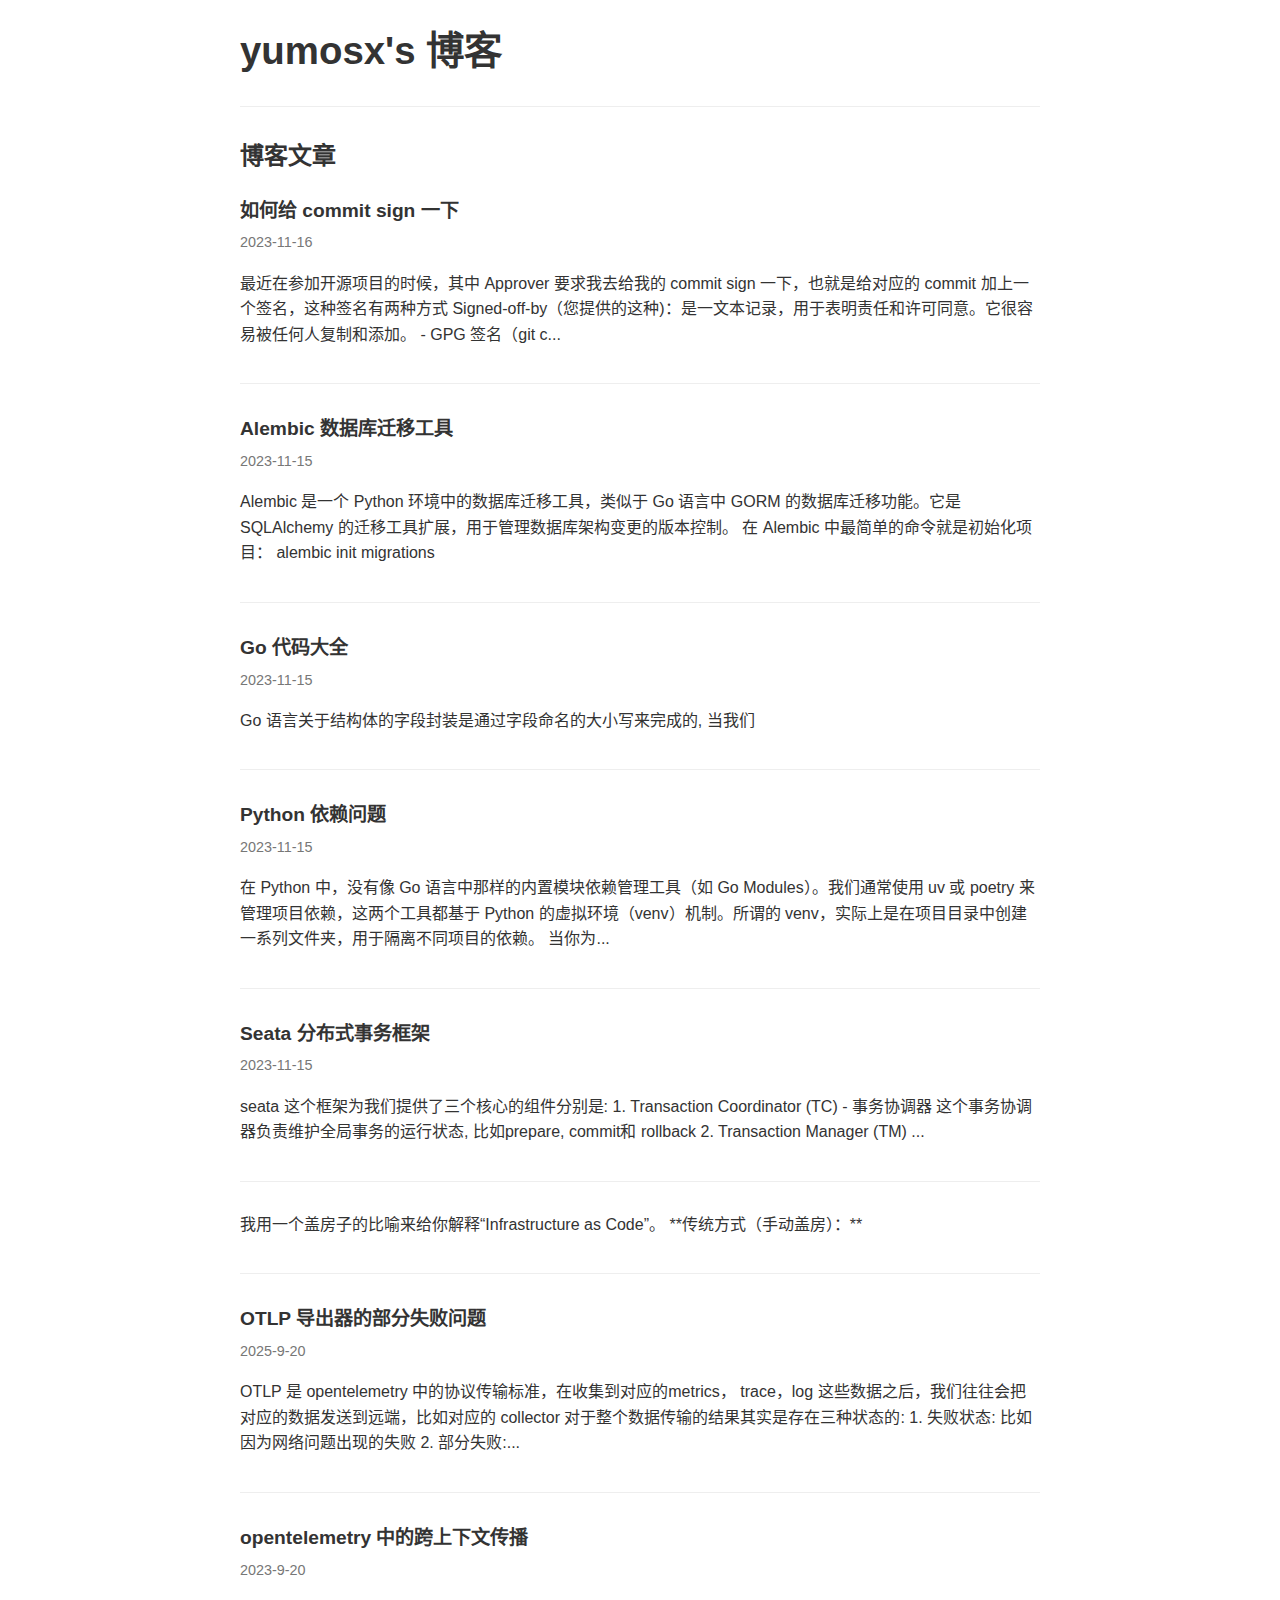
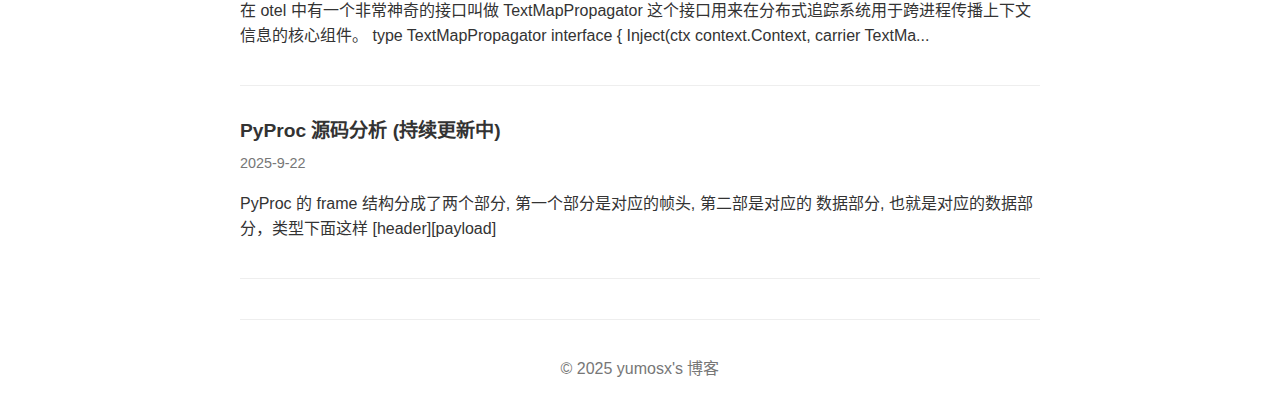
<file: index.html>
<!DOCTYPE html>
<html lang="zh-CN">
<head>
	<meta charset="UTF-8">
	<meta name="viewport" content="width=device-width, initial-scale=1.0">
	<title>yumosx&#39;s 博客 - yumosx&#39;s 博客</title>
	<link rel="stylesheet" href="/static/style.css">
	<link rel="alternate" type="application/rss+xml" href="/feed.xml" title="yumosx&#39;s 博客 RSS Feed">
</head>
<body>
	<header>
		<h1><a href="/">yumosx&#39;s 博客</a></h1>
	</header>
	<main>
		
	<h2>博客文章</h2>
	<ul class="post-list">
	
		<li>
			<a href="/posts/sign.html">如何给 commit sign 一下</a>
			<span class="post-date">2023-11-16</span>
			<p>最近在参加开源项目的时候，其中 Approver 要求我去给我的 commit sign 一下，也就是给对应的 commit 加上一个签名，这种签名有两种方式 Signed-off-by（您提供的这种)：是一文本记录，用于表明责任和许可同意。它很容易被任何人复制和添加。 - GPG 签名（git c...</p>
		</li>
	
		<li>
			<a href="/posts/alembic.html">Alembic 数据库迁移工具</a>
			<span class="post-date">2023-11-15</span>
			<p>Alembic 是一个 Python 环境中的数据库迁移工具，类似于 Go 语言中 GORM 的数据库迁移功能。它是 SQLAlchemy 的迁移工具扩展，用于管理数据库架构变更的版本控制。 在 Alembic 中最简单的命令就是初始化项目： alembic init migrations </p>
		</li>
	
		<li>
			<a href="/posts/impl.html">Go 代码大全</a>
			<span class="post-date">2023-11-15</span>
			<p>Go 语言关于结构体的字段封装是通过字段命名的大小写来完成的, 当我们 </p>
		</li>
	
		<li>
			<a href="/posts/pym.html">Python 依赖问题</a>
			<span class="post-date">2023-11-15</span>
			<p>在 Python 中，没有像 Go 语言中那样的内置模块依赖管理工具（如 Go Modules）。我们通常使用 uv 或 poetry 来管理项目依赖，这两个工具都基于 Python 的虚拟环境（venv）机制。所谓的 venv，实际上是在项目目录中创建一系列文件夹，用于隔离不同项目的依赖。 当你为...</p>
		</li>
	
		<li>
			<a href="/posts/seata.html">Seata 分布式事务框架</a>
			<span class="post-date">2023-11-15</span>
			<p>seata 这个框架为我们提供了三个核心的组件分别是: 1. Transaction Coordinator (TC) - 事务协调器     这个事务协调器负责维护全局事务的运行状态, 比如prepare, commit和 rollback 2. Transaction Manager (TM) ...</p>
		</li>
	
		<li>
			<a href="/posts/iac.html"></a>
			<span class="post-date"></span>
			<p>我用一个盖房子的比喻来给你解释“Infrastructure as Code”。 **传统方式（手动盖房）：** </p>
		</li>
	
		<li>
			<a href="/posts/otel-part.html">OTLP 导出器的部分失败问题</a>
			<span class="post-date">2025-9-20</span>
			<p>OTLP 是 opentelemetry 中的协议传输标准，在收集到对应的metrics， trace，log 这些数据之后，我们往往会把对应的数据发送到远端，比如对应的 collector 对于整个数据传输的结果其实是存在三种状态的: 1. 失败状态: 比如因为网络问题出现的失败 2. 部分失败:...</p>
		</li>
	
		<li>
			<a href="/posts/otel-text.html">opentelemetry 中的跨上下文传播</a>
			<span class="post-date">2023-9-20</span>
			<p>在 otel 中有一个非常神奇的接口叫做 TextMapPropagator 这个接口用来在分布式追踪系统用于跨进程传播上下文信息的核心组件。 type TextMapPropagator interface { 	Inject(ctx context.Context, carrier TextMa...</p>
		</li>
	
		<li>
			<a href="/posts/pyproc.html">PyProc 源码分析 (持续更新中)</a>
			<span class="post-date">2025-9-22</span>
			<p>PyProc 的 frame 结构分成了两个部分, 第一个部分是对应的帧头, 第二部是对应的 数据部分, 也就是对应的数据部分，类型下面这样 [header][payload] </p>
		</li>
	
	</ul>

	</main>
	<footer>
		<p>© 2025 yumosx&#39;s 博客</p>
	</footer>
</body>
</html>
</file>
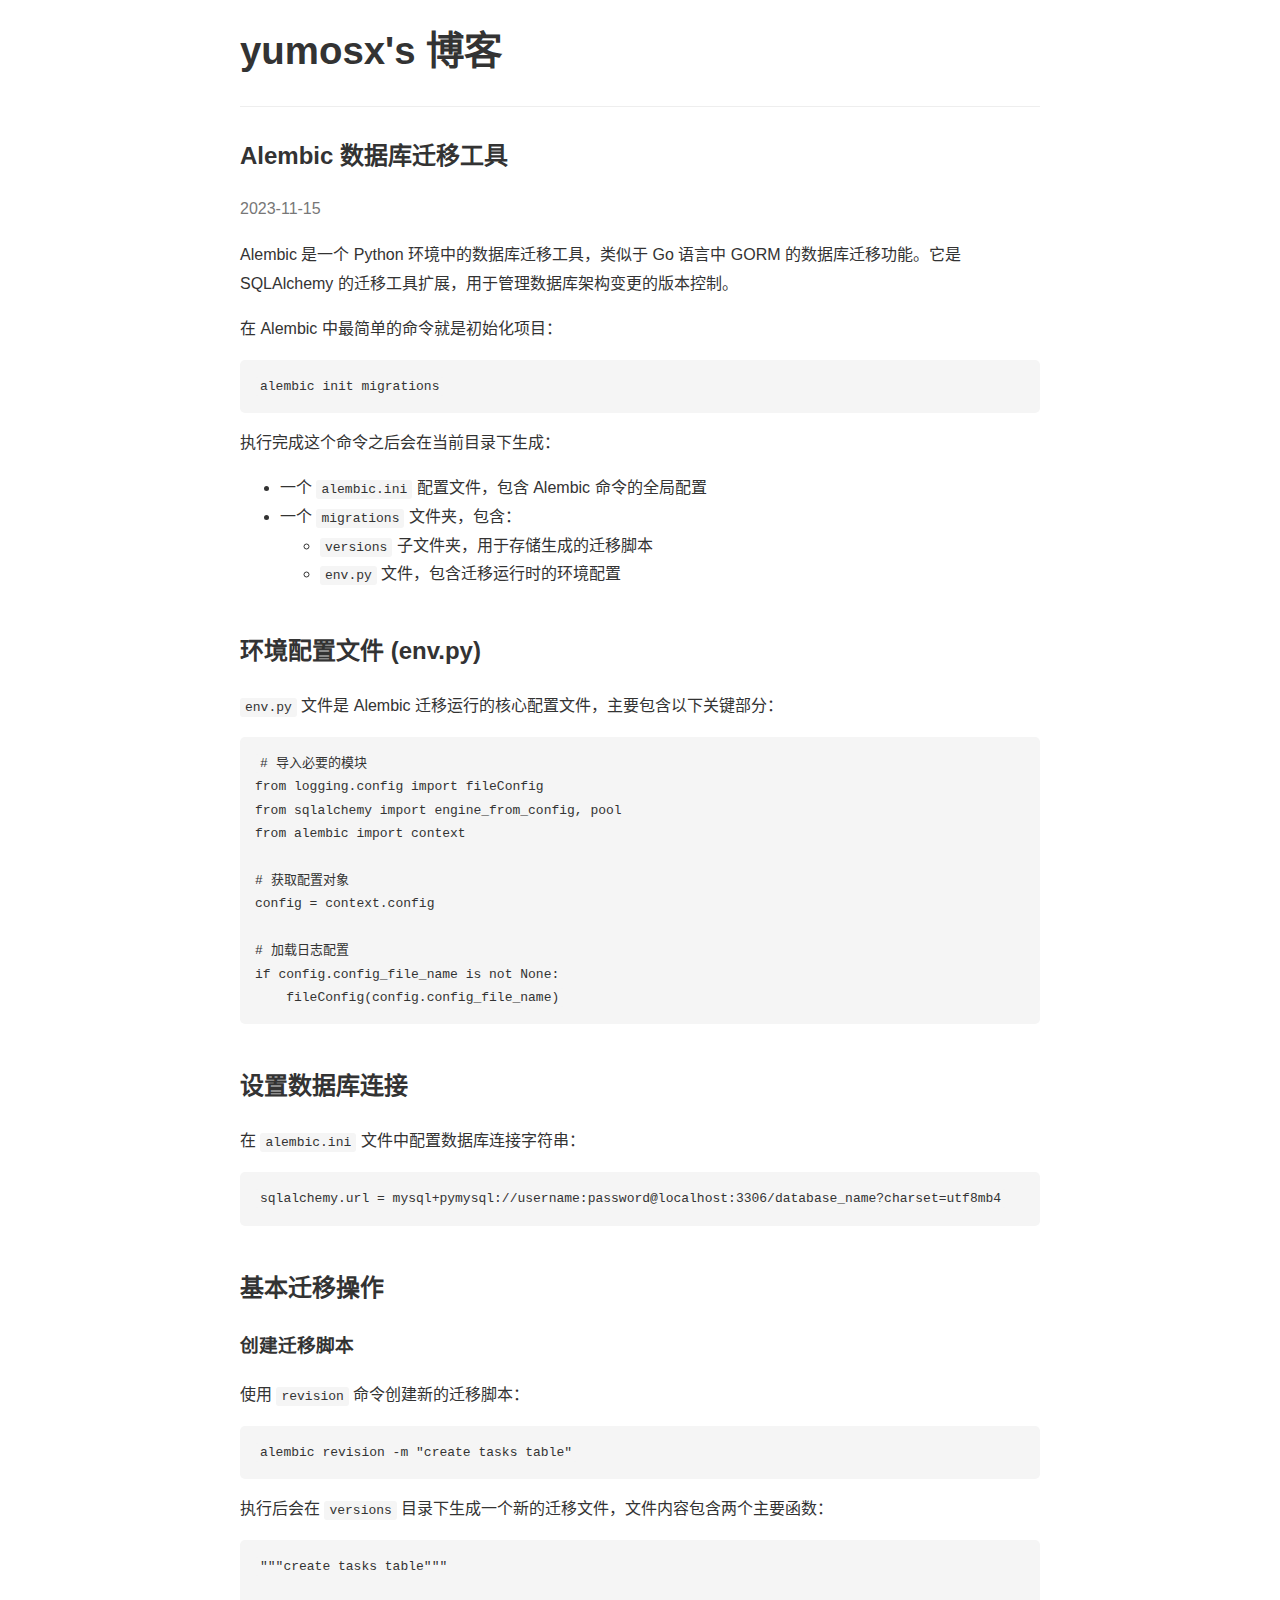
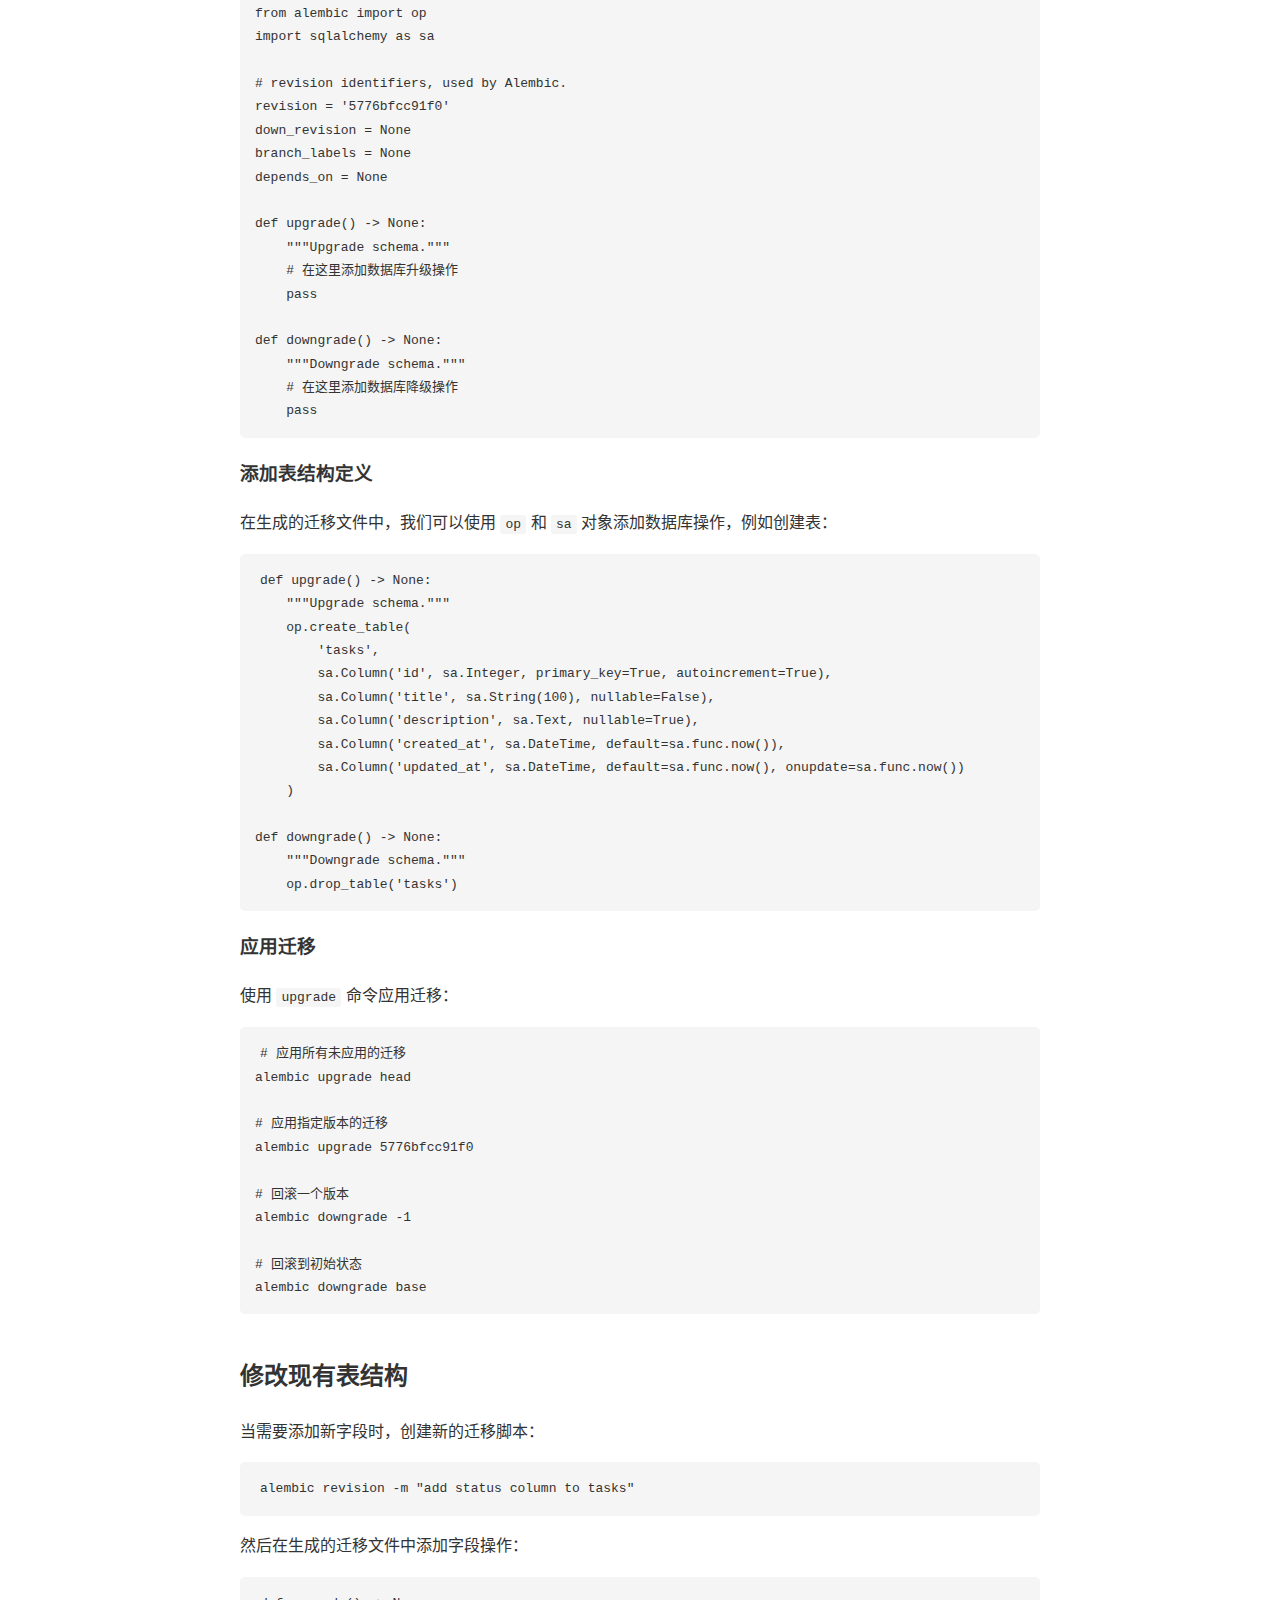
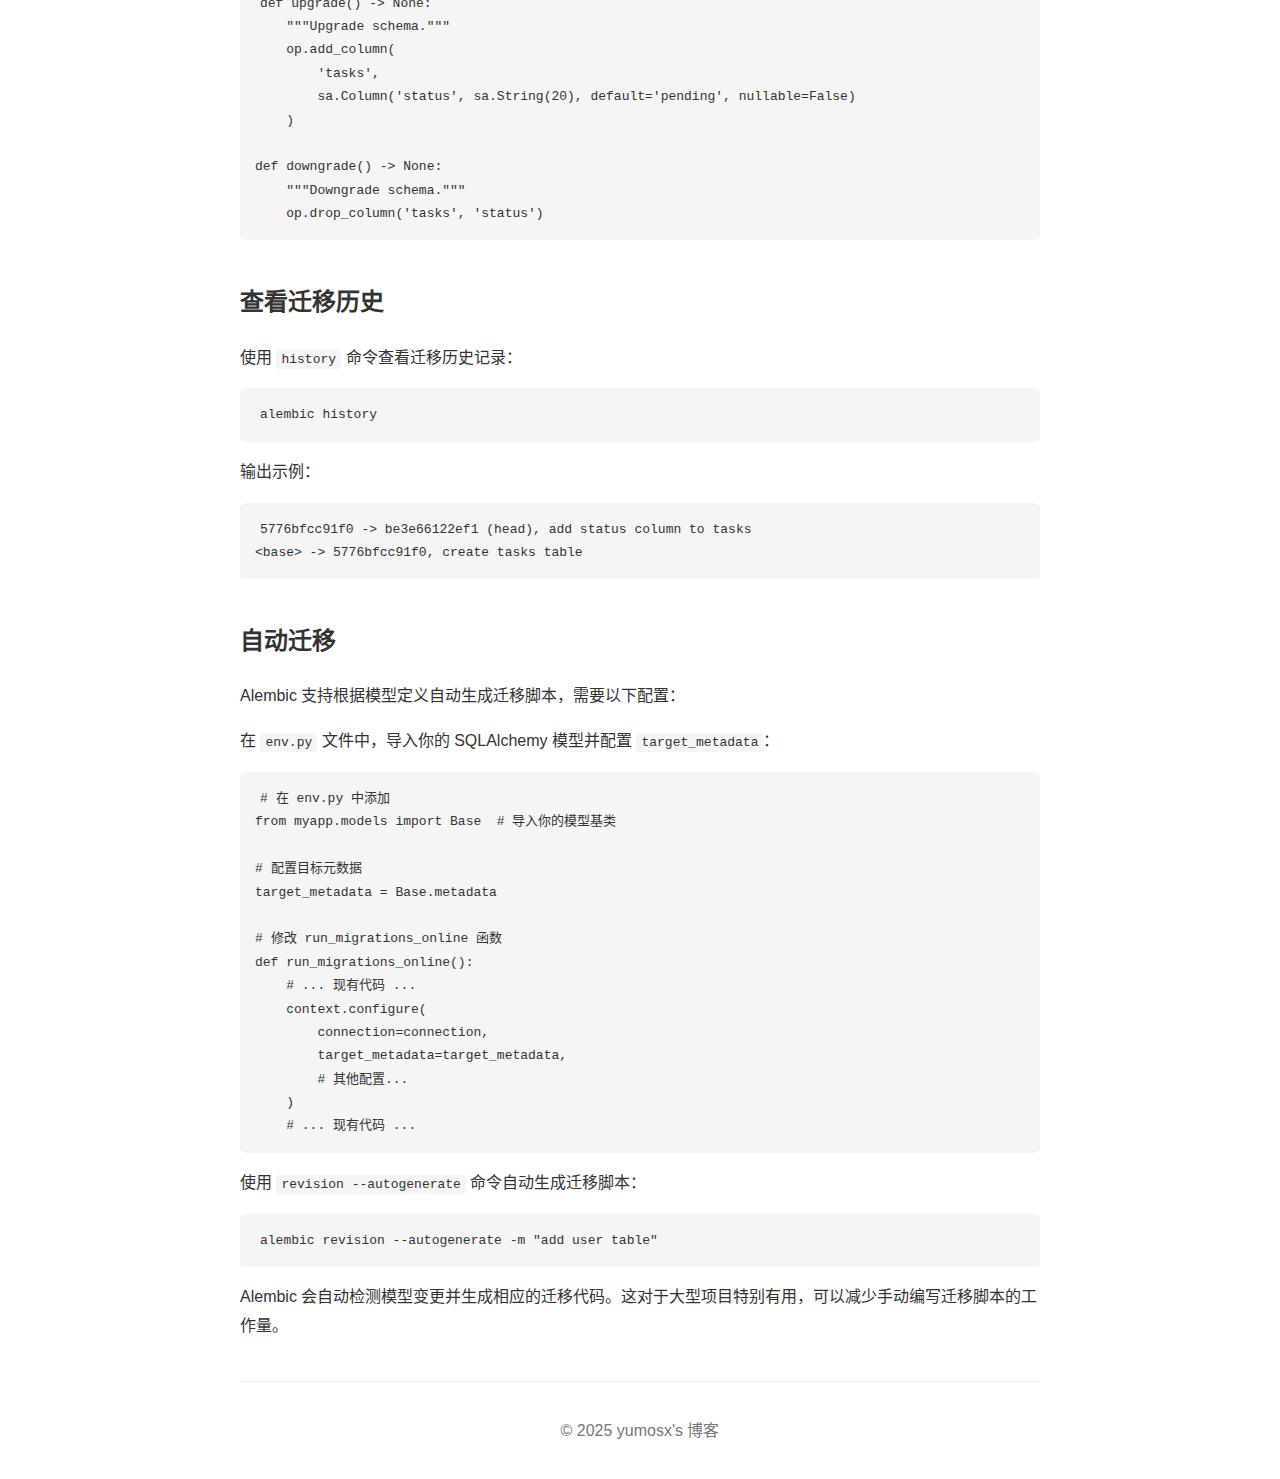
<file: posts/alembic.html>
<!DOCTYPE html>
<html lang="zh-CN">
<head>
	<meta charset="UTF-8">
	<meta name="viewport" content="width=device-width, initial-scale=1.0">
	<title>yumosx&#39;s 博客 - Alembic 数据库迁移工具</title>
	<link rel="stylesheet" href="/static/style.css">
	<link rel="alternate" type="application/rss+xml" href="/feed.xml" title="yumosx&#39;s 博客 RSS Feed">
</head>
<body>
	<header>
		<h1><a href="/">yumosx&#39;s 博客</a></h1>
	</header>
	<main>
		
	<article class="post">
		<h2>Alembic 数据库迁移工具</h2>
		<div class="post-meta">2023-11-15</div>
		<div class="post-content"><p>Alembic 是一个 Python 环境中的数据库迁移工具，类似于 Go 语言中 GORM 的数据库迁移功能。它是 SQLAlchemy 的迁移工具扩展，用于管理数据库架构变更的版本控制。</p>

<p>在 Alembic 中最简单的命令就是初始化项目：</p>

<pre><code class="language-bash">alembic init migrations
</code></pre>

<p>执行完成这个命令之后会在当前目录下生成：</p>

<ul>
<li>一个 <code>alembic.ini</code> 配置文件，包含 Alembic 命令的全局配置</li>
<li>一个 <code>migrations</code> 文件夹，包含：

<ul>
<li><code>versions</code> 子文件夹，用于存储生成的迁移脚本</li>
<li><code>env.py</code> 文件，包含迁移运行时的环境配置</li>
</ul></li>
</ul>

<h2 id="环境配置文件-env-py">环境配置文件 (env.py)</h2>

<p><code>env.py</code> 文件是 Alembic 迁移运行的核心配置文件，主要包含以下关键部分：</p>

<pre><code class="language-python"># 导入必要的模块
from logging.config import fileConfig
from sqlalchemy import engine_from_config, pool
from alembic import context

# 获取配置对象
config = context.config

# 加载日志配置
if config.config_file_name is not None:
    fileConfig(config.config_file_name)
</code></pre>

<h2 id="设置数据库连接">设置数据库连接</h2>

<p>在 <code>alembic.ini</code> 文件中配置数据库连接字符串：</p>

<pre><code class="language-ini">sqlalchemy.url = mysql+pymysql://username:password@localhost:3306/database_name?charset=utf8mb4
</code></pre>

<h2 id="基本迁移操作">基本迁移操作</h2>

<h3 id="创建迁移脚本">创建迁移脚本</h3>

<p>使用 <code>revision</code> 命令创建新的迁移脚本：</p>

<pre><code class="language-bash">alembic revision -m &quot;create tasks table&quot;
</code></pre>

<p>执行后会在 <code>versions</code> 目录下生成一个新的迁移文件，文件内容包含两个主要函数：</p>

<pre><code class="language-python">&quot;&quot;&quot;create tasks table&quot;&quot;&quot;

from alembic import op
import sqlalchemy as sa

# revision identifiers, used by Alembic.
revision = '5776bfcc91f0'
down_revision = None
branch_labels = None
depends_on = None

def upgrade() -&gt; None:
    &quot;&quot;&quot;Upgrade schema.&quot;&quot;&quot;
    # 在这里添加数据库升级操作
    pass

def downgrade() -&gt; None:
    &quot;&quot;&quot;Downgrade schema.&quot;&quot;&quot;
    # 在这里添加数据库降级操作
    pass
</code></pre>

<h3 id="添加表结构定义">添加表结构定义</h3>

<p>在生成的迁移文件中，我们可以使用 <code>op</code> 和 <code>sa</code> 对象添加数据库操作，例如创建表：</p>

<pre><code class="language-python">def upgrade() -&gt; None:
    &quot;&quot;&quot;Upgrade schema.&quot;&quot;&quot;
    op.create_table(
        'tasks',
        sa.Column('id', sa.Integer, primary_key=True, autoincrement=True),
        sa.Column('title', sa.String(100), nullable=False),
        sa.Column('description', sa.Text, nullable=True),
        sa.Column('created_at', sa.DateTime, default=sa.func.now()),
        sa.Column('updated_at', sa.DateTime, default=sa.func.now(), onupdate=sa.func.now())
    )

def downgrade() -&gt; None:
    &quot;&quot;&quot;Downgrade schema.&quot;&quot;&quot;
    op.drop_table('tasks')
</code></pre>

<h3 id="应用迁移">应用迁移</h3>

<p>使用 <code>upgrade</code> 命令应用迁移：</p>

<pre><code class="language-bash"># 应用所有未应用的迁移
alembic upgrade head

# 应用指定版本的迁移
alembic upgrade 5776bfcc91f0

# 回滚一个版本
alembic downgrade -1

# 回滚到初始状态
alembic downgrade base
</code></pre>

<h2 id="修改现有表结构">修改现有表结构</h2>

<p>当需要添加新字段时，创建新的迁移脚本：</p>

<pre><code class="language-bash">alembic revision -m &quot;add status column to tasks&quot;
</code></pre>

<p>然后在生成的迁移文件中添加字段操作：</p>

<pre><code class="language-python">def upgrade() -&gt; None:
    &quot;&quot;&quot;Upgrade schema.&quot;&quot;&quot;
    op.add_column(
        'tasks',
        sa.Column('status', sa.String(20), default='pending', nullable=False)
    )

def downgrade() -&gt; None:
    &quot;&quot;&quot;Downgrade schema.&quot;&quot;&quot;
    op.drop_column('tasks', 'status')
</code></pre>

<h2 id="查看迁移历史">查看迁移历史</h2>

<p>使用 <code>history</code> 命令查看迁移历史记录：</p>

<pre><code class="language-bash">alembic history
</code></pre>

<p>输出示例：</p>

<pre><code>5776bfcc91f0 -&gt; be3e66122ef1 (head), add status column to tasks
&lt;base&gt; -&gt; 5776bfcc91f0, create tasks table
</code></pre>

<h2 id="自动迁移">自动迁移</h2>

<p>Alembic 支持根据模型定义自动生成迁移脚本，需要以下配置：</p>

<p>在 <code>env.py</code> 文件中，导入你的 SQLAlchemy 模型并配置 <code>target_metadata</code>：</p>

<pre><code class="language-python"># 在 env.py 中添加
from myapp.models import Base  # 导入你的模型基类

# 配置目标元数据
target_metadata = Base.metadata

# 修改 run_migrations_online 函数
def run_migrations_online():
    # ... 现有代码 ...
    context.configure(
        connection=connection,
        target_metadata=target_metadata,
        # 其他配置...
    )
    # ... 现有代码 ...
</code></pre>

<p>使用 <code>revision --autogenerate</code> 命令自动生成迁移脚本：</p>

<pre><code class="language-bash">alembic revision --autogenerate -m &quot;add user table&quot;
</code></pre>

<p>Alembic 会自动检测模型变更并生成相应的迁移代码。这对于大型项目特别有用，可以减少手动编写迁移脚本的工作量。</p>
</div>
	</article>

	</main>
	<footer>
		<p>© 2025 yumosx&#39;s 博客</p>
	</footer>
</body>
</html>
</file>
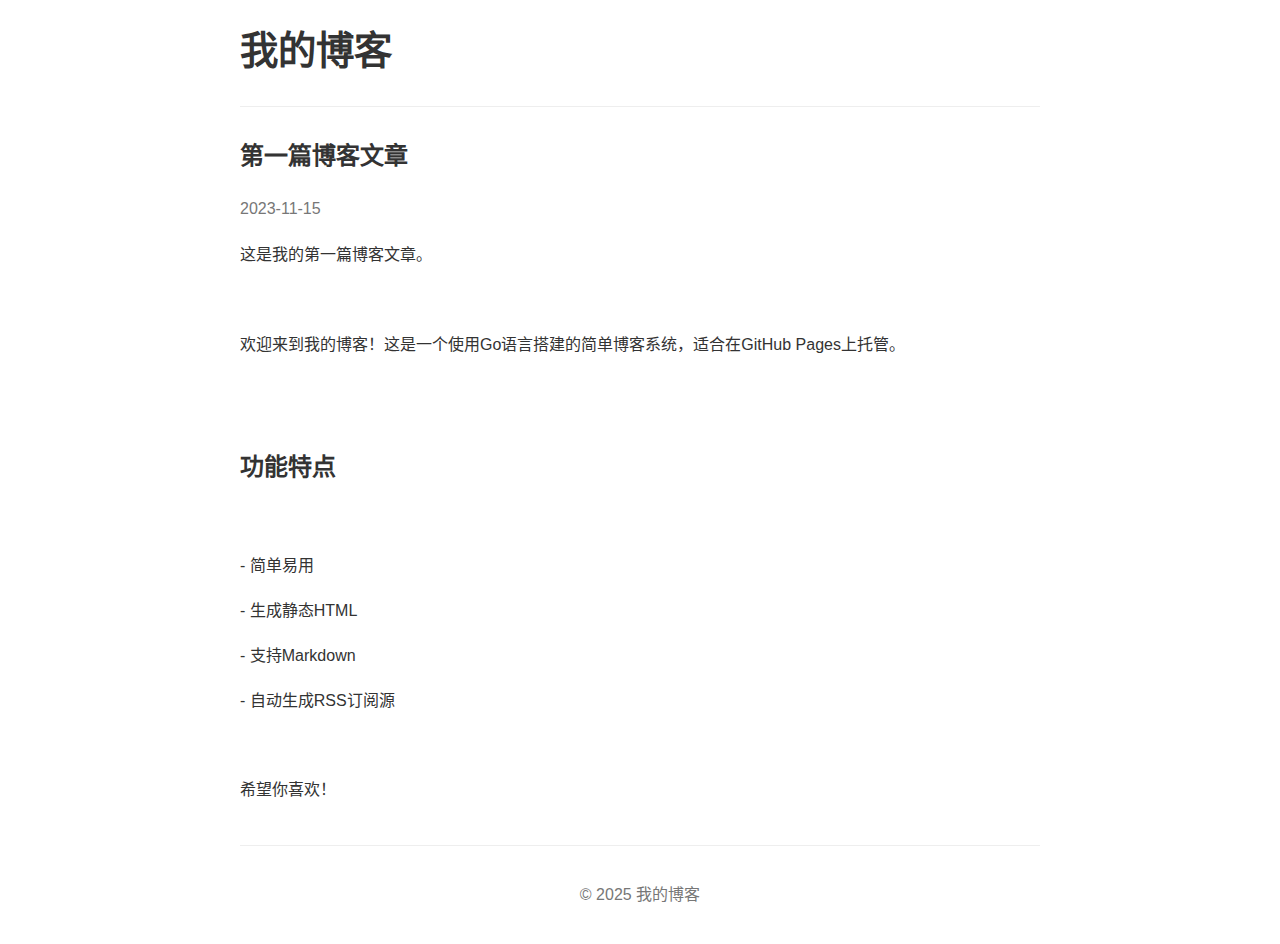
<file: posts/first-post.html>
<!DOCTYPE html>
<html lang="zh-CN">
<head>
	<meta charset="UTF-8">
	<meta name="viewport" content="width=device-width, initial-scale=1.0">
	<title>我的博客 - 第一篇博客文章</title>
	<link rel="stylesheet" href="/static/style.css">
	<link rel="alternate" type="application/rss+xml" href="/feed.xml" title="我的博客 RSS Feed">
</head>
<body>
	<header>
		<h1><a href="/">我的博客</a></h1>
	</header>
	<main>
		
	<article class="post">
		<h2>第一篇博客文章</h2>
		<div class="post-meta">2023-11-15</div>
		<div class="post-content"><p>这是我的第一篇博客文章。</p>
<br>
<p>欢迎来到我的博客！这是一个使用Go语言搭建的简单博客系统，适合在GitHub Pages上托管。</p>
<br>
<h2>功能特点</h2>
<br>
<p>- 简单易用</p>
<p>- 生成静态HTML</p>
<p>- 支持Markdown</p>
<p>- 自动生成RSS订阅源</p>
<br>
<p>希望你喜欢！</p>
</div>
	</article>

	</main>
	<footer>
		<p>© 2025 我的博客</p>
	</footer>
</body>
</html>
</file>
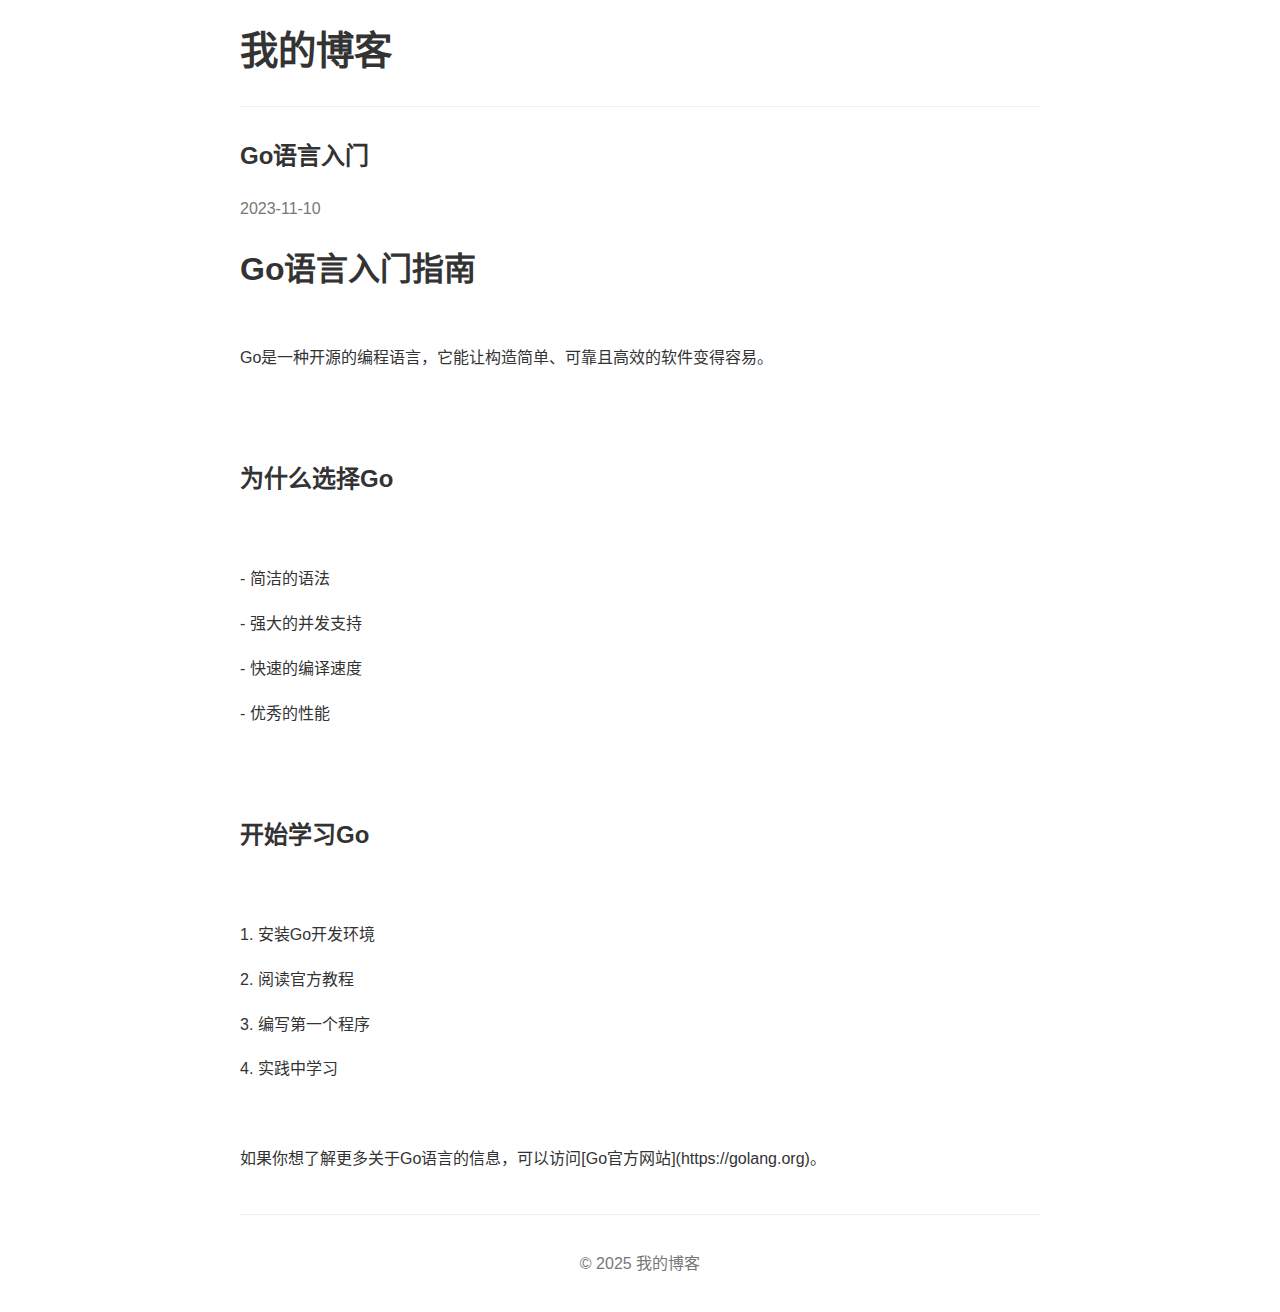
<file: posts/go-intro.html>
<!DOCTYPE html>
<html lang="zh-CN">
<head>
	<meta charset="UTF-8">
	<meta name="viewport" content="width=device-width, initial-scale=1.0">
	<title>我的博客 - Go语言入门</title>
	<link rel="stylesheet" href="/static/style.css">
	<link rel="alternate" type="application/rss+xml" href="/feed.xml" title="我的博客 RSS Feed">
</head>
<body>
	<header>
		<h1><a href="/">我的博客</a></h1>
	</header>
	<main>
		
	<article class="post">
		<h2>Go语言入门</h2>
		<div class="post-meta">2023-11-10</div>
		<div class="post-content"><h1>Go语言入门指南</h1>
<br>
<p>Go是一种开源的编程语言，它能让构造简单、可靠且高效的软件变得容易。</p>
<br>
<h2>为什么选择Go</h2>
<br>
<p>- 简洁的语法</p>
<p>- 强大的并发支持</p>
<p>- 快速的编译速度</p>
<p>- 优秀的性能</p>
<br>
<h2>开始学习Go</h2>
<br>
<p>1. 安装Go开发环境</p>
<p>2. 阅读官方教程</p>
<p>3. 编写第一个程序</p>
<p>4. 实践中学习</p>
<br>
<p>如果你想了解更多关于Go语言的信息，可以访问[Go官方网站](https://golang.org)。</p>
</div>
	</article>

	</main>
	<footer>
		<p>© 2025 我的博客</p>
	</footer>
</body>
</html>
</file>
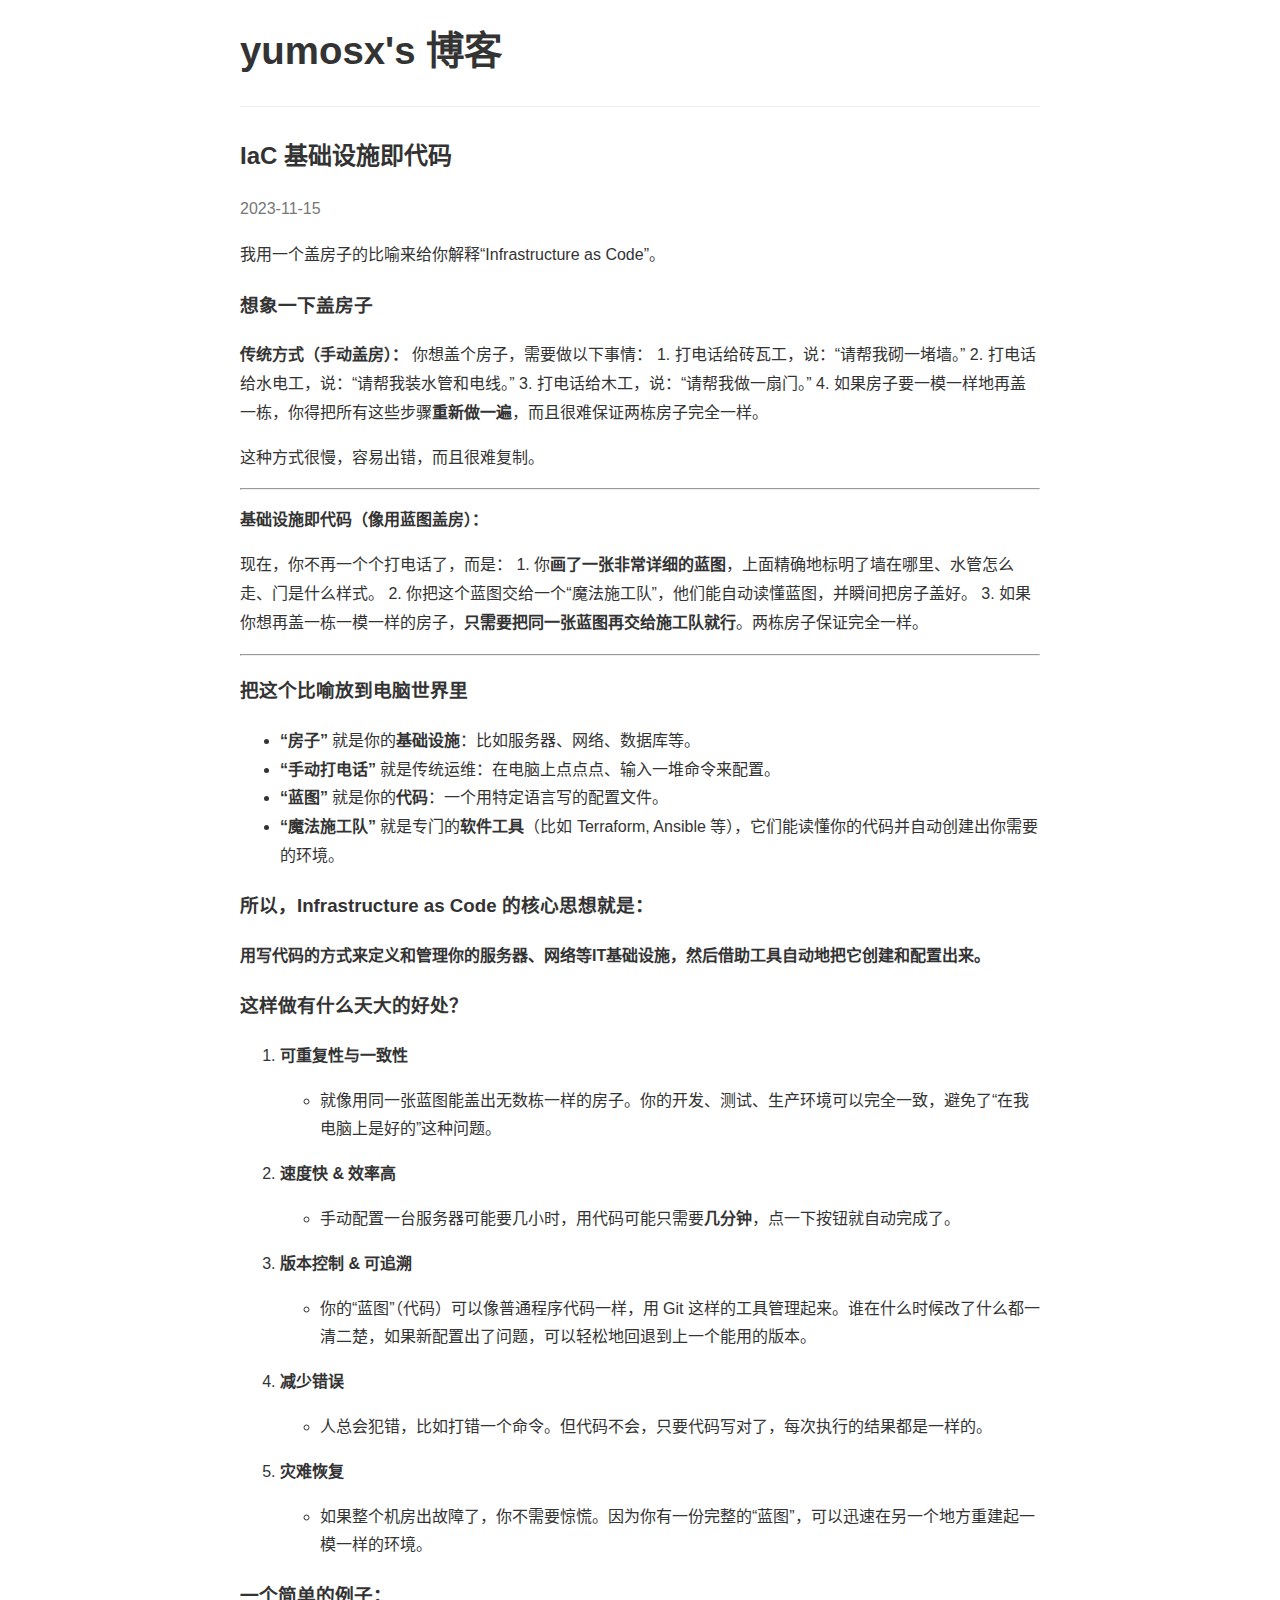
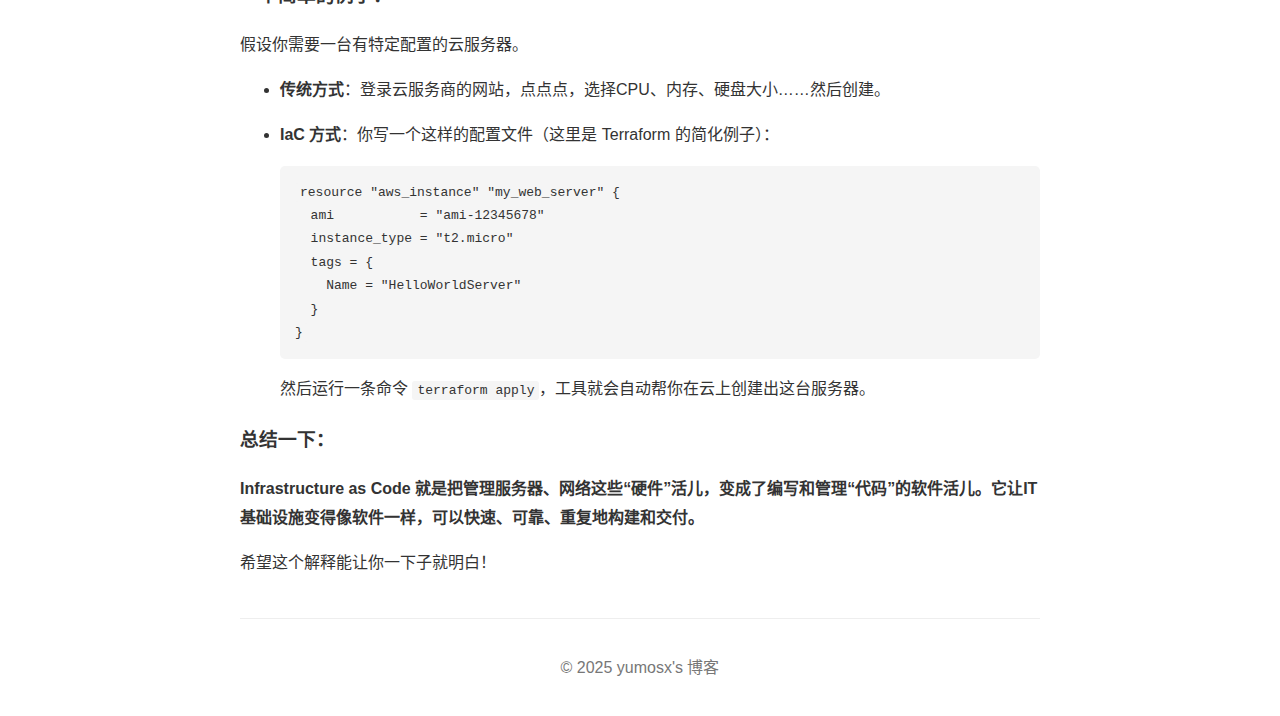
<file: posts/iac.html>
<!DOCTYPE html>
<html lang="zh-CN">
<head>
	<meta charset="UTF-8">
	<meta name="viewport" content="width=device-width, initial-scale=1.0">
	<title>yumosx&#39;s 博客 - IaC 基础设施即代码</title>
	<link rel="stylesheet" href="/static/style.css">
	<link rel="alternate" type="application/rss+xml" href="/feed.xml" title="yumosx&#39;s 博客 RSS Feed">
</head>
<body>
	<header>
		<h1><a href="/">yumosx&#39;s 博客</a></h1>
	</header>
	<main>
		
	<article class="post">
		<h2>IaC 基础设施即代码</h2>
		<div class="post-meta">2023-11-15</div>
		<div class="post-content"><p>我用一个盖房子的比喻来给你解释“Infrastructure as Code”。</p>

<h3 id="想象一下盖房子">想象一下盖房子</h3>

<p><strong>传统方式（手动盖房）：</strong>
你想盖个房子，需要做以下事情：
1.  打电话给砖瓦工，说：“请帮我砌一堵墙。”
2.  打电话给水电工，说：“请帮我装水管和电线。”
3.  打电话给木工，说：“请帮我做一扇门。”
4.  如果房子要一模一样地再盖一栋，你得把所有这些步骤<strong>重新做一遍</strong>，而且很难保证两栋房子完全一样。</p>

<p>这种方式很慢，容易出错，而且很难复制。</p>

<hr />

<p><strong>基础设施即代码（像用蓝图盖房）：</strong></p>

<p>现在，你不再一个个打电话了，而是：
1.  你<strong>画了一张非常详细的蓝图</strong>，上面精确地标明了墙在哪里、水管怎么走、门是什么样式。
2.  你把这个蓝图交给一个“魔法施工队”，他们能自动读懂蓝图，并瞬间把房子盖好。
3.  如果你想再盖一栋一模一样的房子，<strong>只需要把同一张蓝图再交给施工队就行</strong>。两栋房子保证完全一样。</p>

<hr />

<h3 id="把这个比喻放到电脑世界里">把这个比喻放到电脑世界里</h3>

<ul>
<li><strong>“房子”</strong> 就是你的<strong>基础设施</strong>：比如服务器、网络、数据库等。</li>
<li><strong>“手动打电话”</strong> 就是传统运维：在电脑上点点点、输入一堆命令来配置。</li>
<li><strong>“蓝图”</strong> 就是你的<strong>代码</strong>：一个用特定语言写的配置文件。</li>
<li><strong>“魔法施工队”</strong> 就是专门的<strong>软件工具</strong>（比如 Terraform, Ansible 等），它们能读懂你的代码并自动创建出你需要的环境。</li>
</ul>

<h3 id="所以-infrastructure-as-code-的核心思想就是">所以，Infrastructure as Code 的核心思想就是：</h3>

<p><strong>用写代码的方式来定义和管理你的服务器、网络等IT基础设施，然后借助工具自动地把它创建和配置出来。</strong></p>

<h3 id="这样做有什么天大的好处">这样做有什么天大的好处？</h3>

<ol>
<li><p><strong>可重复性与一致性</strong></p>

<ul>
<li>就像用同一张蓝图能盖出无数栋一样的房子。你的开发、测试、生产环境可以完全一致，避免了“在我电脑上是好的”这种问题。</li>
</ul></li>

<li><p><strong>速度快 &amp; 效率高</strong></p>

<ul>
<li>手动配置一台服务器可能要几小时，用代码可能只需要<strong>几分钟</strong>，点一下按钮就自动完成了。</li>
</ul></li>

<li><p><strong>版本控制 &amp; 可追溯</strong></p>

<ul>
<li>你的“蓝图”（代码）可以像普通程序代码一样，用 Git 这样的工具管理起来。谁在什么时候改了什么都一清二楚，如果新配置出了问题，可以轻松地回退到上一个能用的版本。</li>
</ul></li>

<li><p><strong>减少错误</strong></p>

<ul>
<li>人总会犯错，比如打错一个命令。但代码不会，只要代码写对了，每次执行的结果都是一样的。</li>
</ul></li>

<li><p><strong>灾难恢复</strong></p>

<ul>
<li>如果整个机房出故障了，你不需要惊慌。因为你有一份完整的“蓝图”，可以迅速在另一个地方重建起一模一样的环境。</li>
</ul></li>
</ol>

<h3 id="一个简单的例子">一个简单的例子：</h3>

<p>假设你需要一台有特定配置的云服务器。</p>

<ul>
<li><p><strong>传统方式</strong>：登录云服务商的网站，点点点，选择CPU、内存、硬盘大小……然后创建。</p></li>

<li><p><strong>IaC 方式</strong>：你写一个这样的配置文件（这里是 Terraform 的简化例子）：</p>

<pre><code>resource &quot;aws_instance&quot; &quot;my_web_server&quot; {
  ami           = &quot;ami-12345678&quot;
  instance_type = &quot;t2.micro&quot;
  tags = {
    Name = &quot;HelloWorldServer&quot;
  }
}
</code></pre>
<p>然后运行一条命令 <code>terraform apply</code>，工具就会自动帮你在云上创建出这台服务器。</p></li>
</ul>

<h3 id="总结一下">总结一下：</h3>

<p><strong>Infrastructure as Code 就是把管理服务器、网络这些“硬件”活儿，变成了编写和管理“代码”的软件活儿。它让IT基础设施变得像软件一样，可以快速、可靠、重复地构建和交付。</strong></p>

<p>希望这个解释能让你一下子就明白！</p>
</div>
	</article>

	</main>
	<footer>
		<p>© 2025 yumosx&#39;s 博客</p>
	</footer>
</body>
</html>
</file>
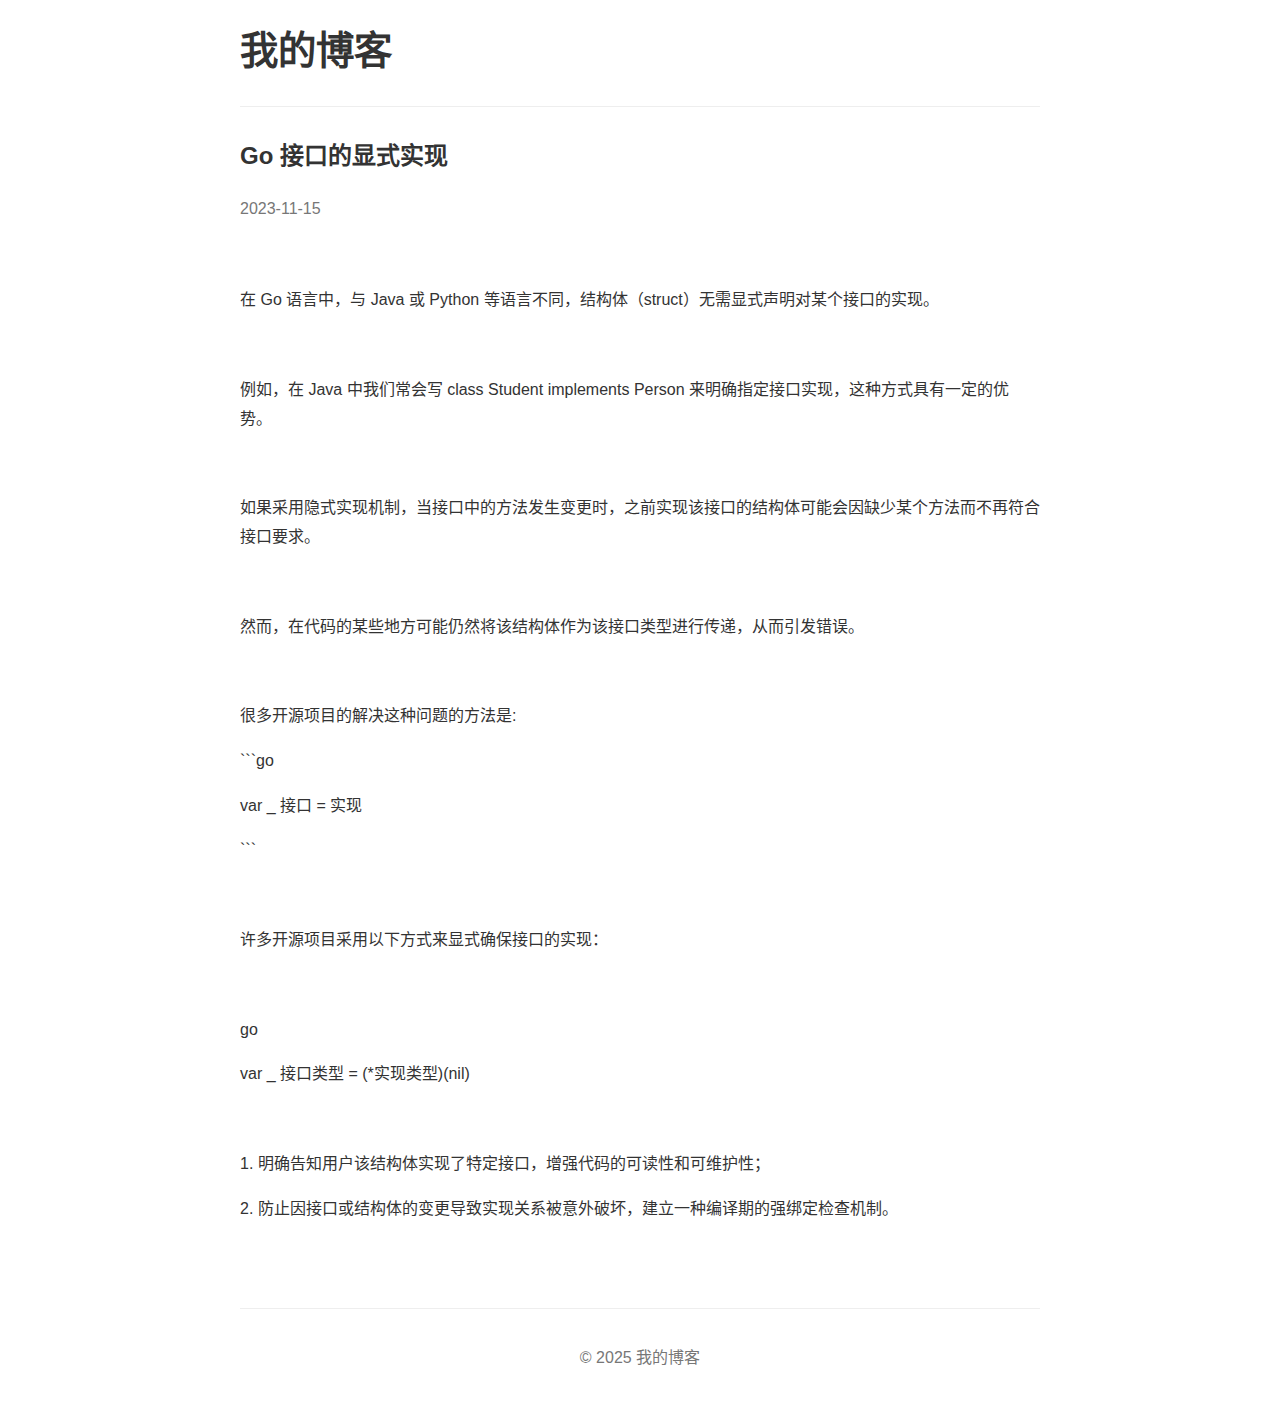
<file: posts/impl.html>
<!DOCTYPE html>
<html lang="zh-CN">
<head>
	<meta charset="UTF-8">
	<meta name="viewport" content="width=device-width, initial-scale=1.0">
	<title>我的博客 - Go 接口的显式实现</title>
	<link rel="stylesheet" href="/static/style.css">
	<link rel="alternate" type="application/rss+xml" href="/feed.xml" title="我的博客 RSS Feed">
</head>
<body>
	<header>
		<h1><a href="/">我的博客</a></h1>
	</header>
	<main>
		
	<article class="post">
		<h2>Go 接口的显式实现</h2>
		<div class="post-meta">2023-11-15</div>
		<div class="post-content"><br>
<p>在 Go 语言中，与 Java 或 Python 等语言不同，结构体（struct）无需显式声明对某个接口的实现。</p>
<br>
<p>例如，在 Java 中我们常会写 class Student implements Person 来明确指定接口实现，这种方式具有一定的优势。</p>
<br>
<p>如果采用隐式实现机制，当接口中的方法发生变更时，之前实现该接口的结构体可能会因缺少某个方法而不再符合接口要求。</p>
<br>
<p>然而，在代码的某些地方可能仍然将该结构体作为该接口类型进行传递，从而引发错误。</p>
<br>
<p>很多开源项目的解决这种问题的方法是:</p>
<p>```go</p>
<p>var _ 接口 = 实现</p>
<p>```</p>
<br>
<p>许多开源项目采用以下方式来显式确保接口的实现：</p>
<br>
<p>go</p>
<p>var _ 接口类型 = (*实现类型)(nil)</p>
<br>
<p>1. 明确告知用户该结构体实现了特定接口，增强代码的可读性和可维护性；</p>
<p>2. 防止因接口或结构体的变更导致实现关系被意外破坏，建立一种编译期的强绑定检查机制。</p>
<br>
</div>
	</article>

	</main>
	<footer>
		<p>© 2025 我的博客</p>
	</footer>
</body>
</html>
</file>
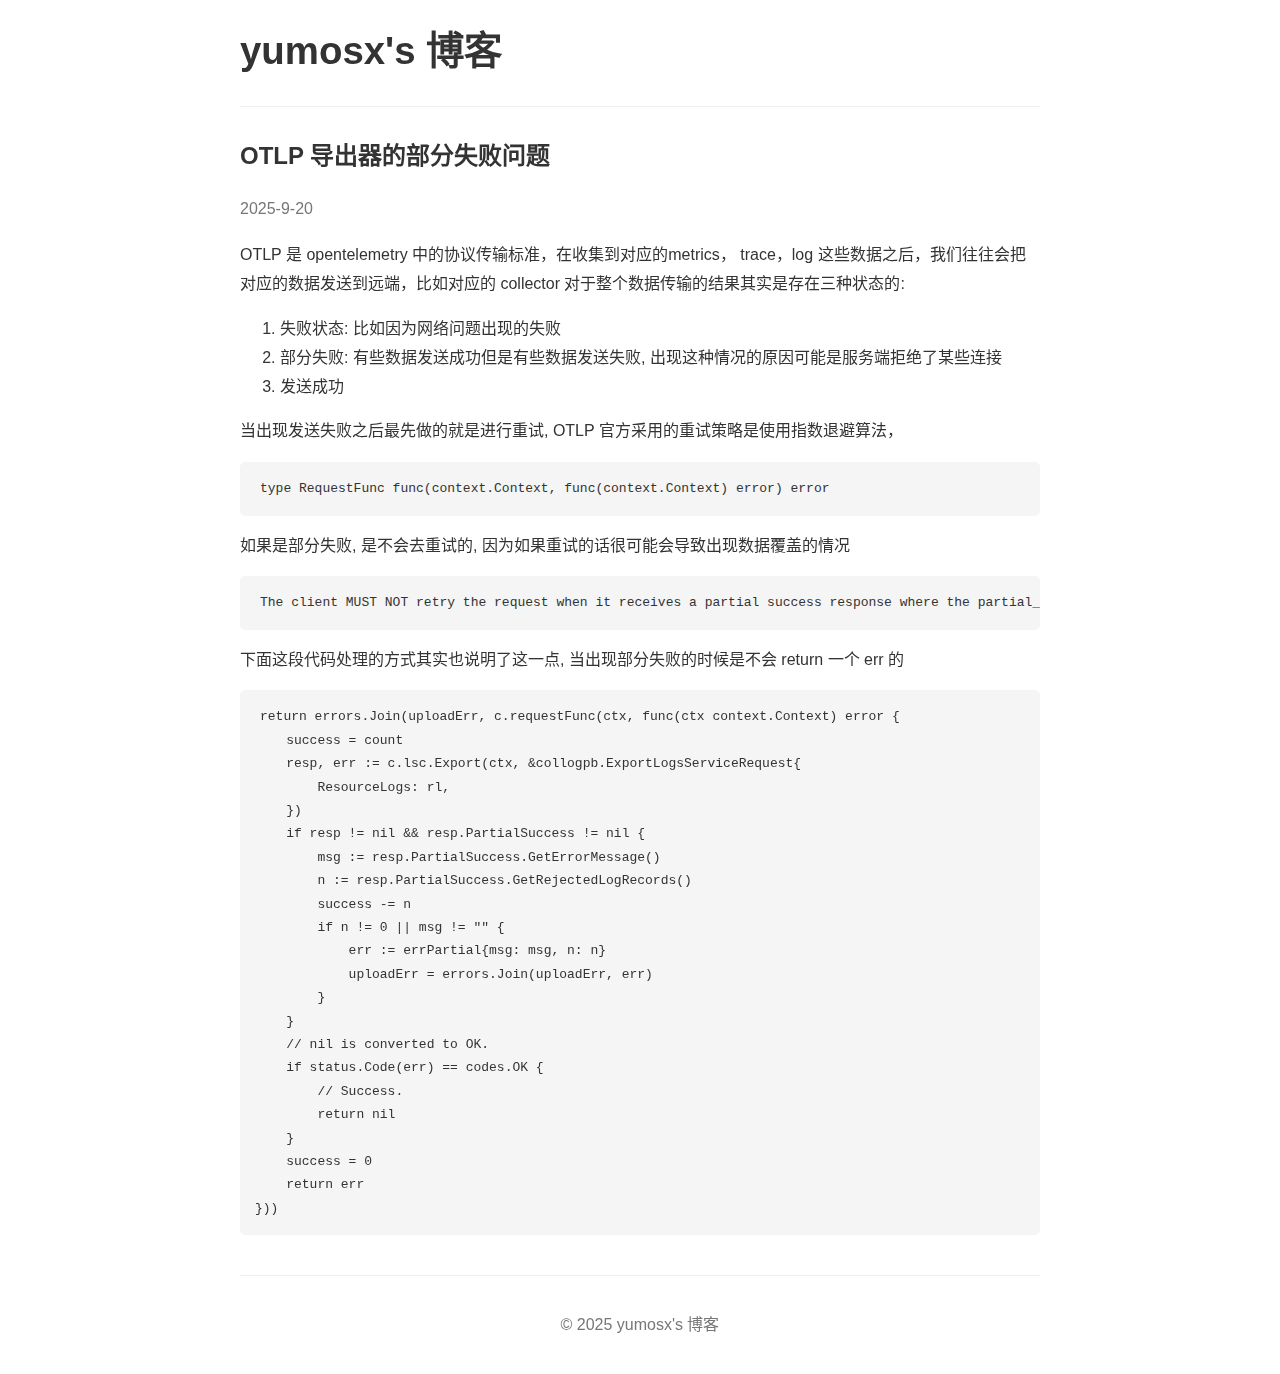
<file: posts/otel-part.html>
<!DOCTYPE html>
<html lang="zh-CN">
<head>
	<meta charset="UTF-8">
	<meta name="viewport" content="width=device-width, initial-scale=1.0">
	<title>yumosx&#39;s 博客 - OTLP 导出器的部分失败问题</title>
	<link rel="stylesheet" href="/static/style.css">
	<link rel="alternate" type="application/rss+xml" href="/feed.xml" title="yumosx&#39;s 博客 RSS Feed">
</head>
<body>
	<header>
		<h1><a href="/">yumosx&#39;s 博客</a></h1>
	</header>
	<main>
		
	<article class="post">
		<h2>OTLP 导出器的部分失败问题</h2>
		<div class="post-meta">2025-9-20</div>
		<div class="post-content"><p>OTLP 是 opentelemetry 中的协议传输标准，在收集到对应的metrics， trace，log 这些数据之后，我们往往会把对应的数据发送到远端，比如对应的 collector
对于整个数据传输的结果其实是存在三种状态的:</p>

<ol>
<li>失败状态: 比如因为网络问题出现的失败</li>
<li>部分失败: 有些数据发送成功但是有些数据发送失败, 出现这种情况的原因可能是服务端拒绝了某些连接</li>
<li>发送成功</li>
</ol>

<p>当出现发送失败之后最先做的就是进行重试, OTLP 官方采用的重试策略是使用指数退避算法，</p>

<pre><code>type RequestFunc func(context.Context, func(context.Context) error) error
</code></pre>

<p>如果是部分失败, 是不会去重试的, 因为如果重试的话很可能会导致出现数据覆盖的情况</p>

<pre><code>The client MUST NOT retry the request when it receives a partial success response where the partial_success is populated.
</code></pre>

<p>下面这段代码处理的方式其实也说明了这一点, 当出现部分失败的时候是不会 return 一个 err 的</p>

<pre><code>return errors.Join(uploadErr, c.requestFunc(ctx, func(ctx context.Context) error {
    success = count
    resp, err := c.lsc.Export(ctx, &amp;collogpb.ExportLogsServiceRequest{
        ResourceLogs: rl,
    })
    if resp != nil &amp;&amp; resp.PartialSuccess != nil {
        msg := resp.PartialSuccess.GetErrorMessage()
        n := resp.PartialSuccess.GetRejectedLogRecords()
        success -= n
        if n != 0 || msg != &quot;&quot; {
            err := errPartial{msg: msg, n: n}
            uploadErr = errors.Join(uploadErr, err)
        }
    }
    // nil is converted to OK.
    if status.Code(err) == codes.OK {
        // Success.
        return nil
    }
    success = 0
    return err
}))
</code></pre>
</div>
	</article>

	</main>
	<footer>
		<p>© 2025 yumosx&#39;s 博客</p>
	</footer>
</body>
</html>
</file>
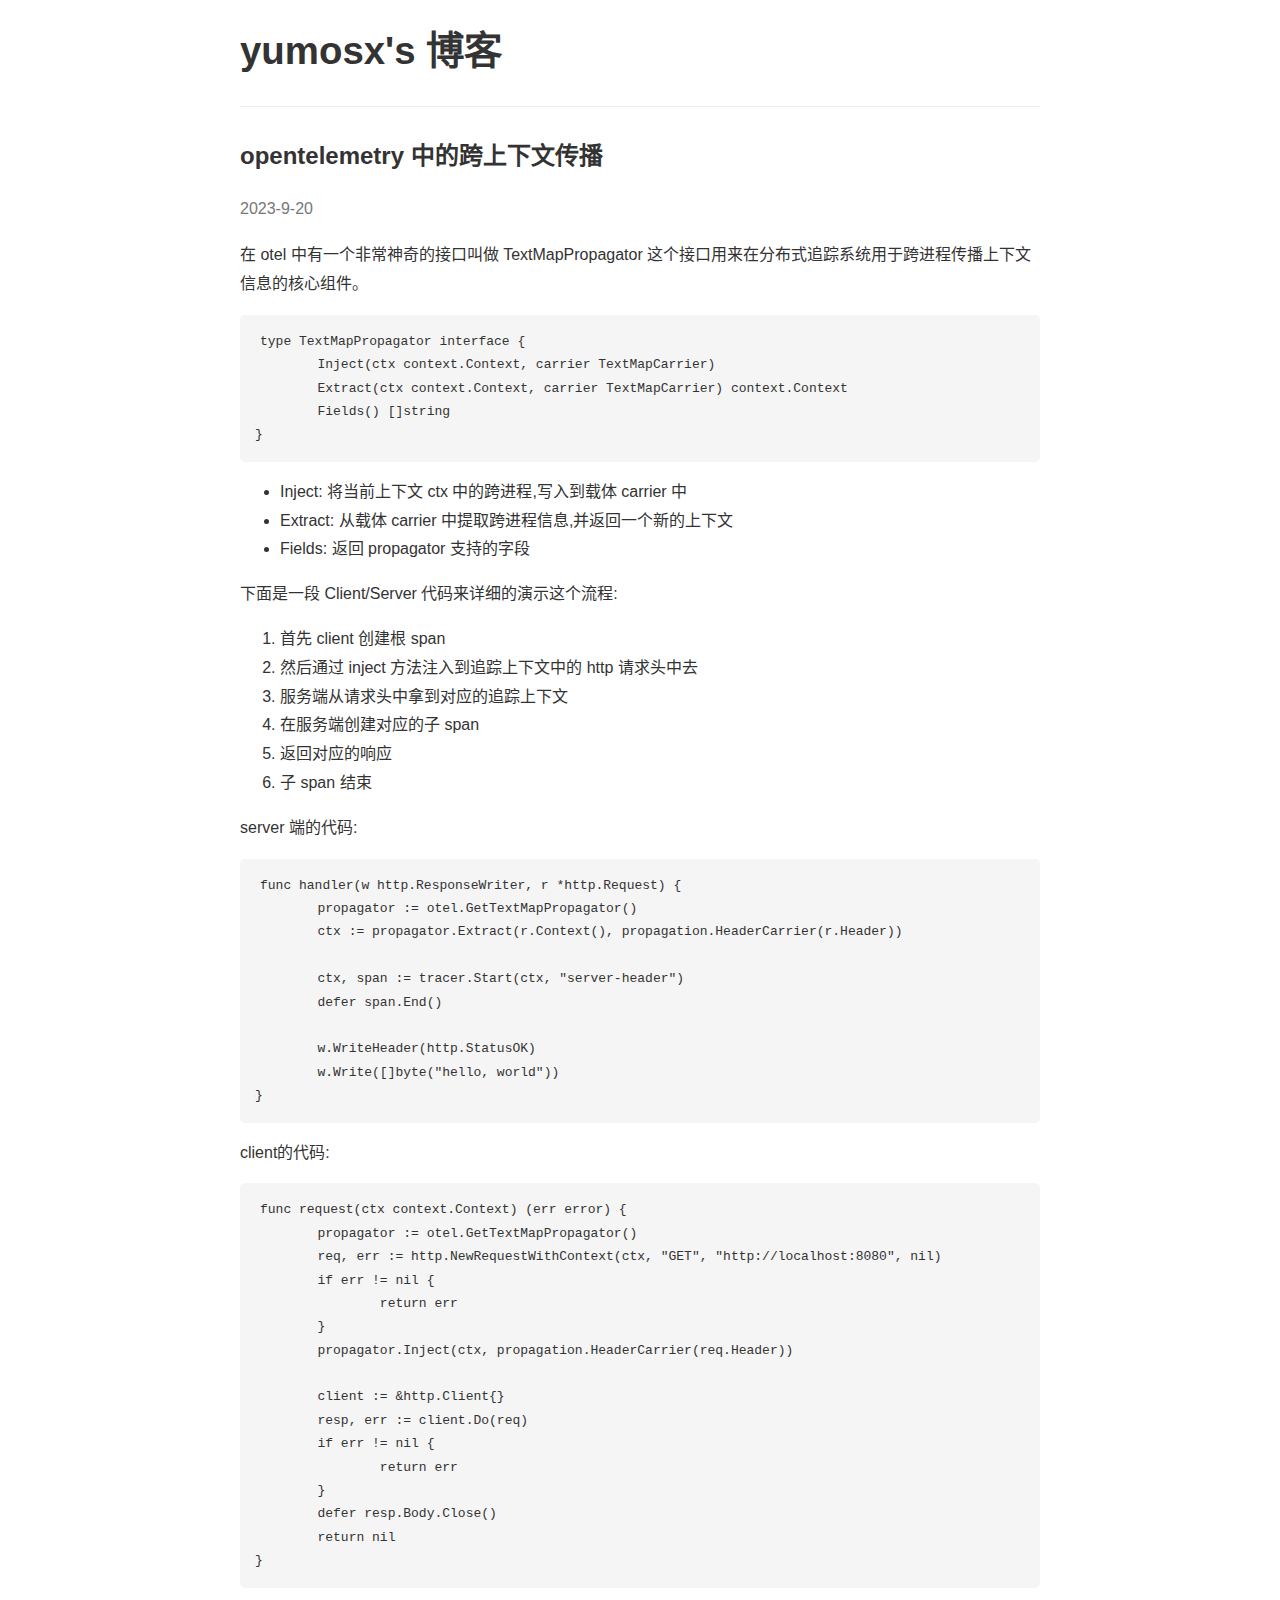
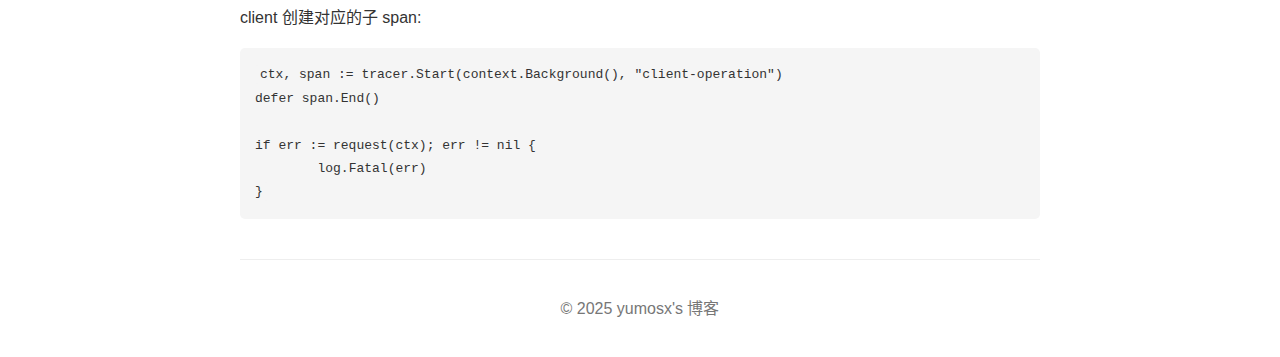
<file: posts/otel-text.html>
<!DOCTYPE html>
<html lang="zh-CN">
<head>
	<meta charset="UTF-8">
	<meta name="viewport" content="width=device-width, initial-scale=1.0">
	<title>yumosx&#39;s 博客 - opentelemetry 中的跨上下文传播</title>
	<link rel="stylesheet" href="/static/style.css">
	<link rel="alternate" type="application/rss+xml" href="/feed.xml" title="yumosx&#39;s 博客 RSS Feed">
</head>
<body>
	<header>
		<h1><a href="/">yumosx&#39;s 博客</a></h1>
	</header>
	<main>
		
	<article class="post">
		<h2>opentelemetry 中的跨上下文传播</h2>
		<div class="post-meta">2023-9-20</div>
		<div class="post-content"><p>在 otel 中有一个非常神奇的接口叫做 TextMapPropagator 这个接口用来在分布式追踪系统用于跨进程传播上下文信息的核心组件。</p>

<pre><code>type TextMapPropagator interface {
	Inject(ctx context.Context, carrier TextMapCarrier)
	Extract(ctx context.Context, carrier TextMapCarrier) context.Context
	Fields() []string
}
</code></pre>

<ul>
<li>Inject: 将当前上下文 ctx 中的跨进程,写入到载体 carrier 中</li>
<li>Extract: 从载体 carrier 中提取跨进程信息,并返回一个新的上下文</li>
<li>Fields: 返回 propagator 支持的字段</li>
</ul>

<p>下面是一段 Client/Server 代码来详细的演示这个流程:</p>

<ol>
<li>首先 client 创建根 span</li>
<li>然后通过 inject 方法注入到追踪上下文中的 http 请求头中去</li>
<li>服务端从请求头中拿到对应的追踪上下文</li>
<li>在服务端创建对应的子 span</li>
<li>返回对应的响应</li>
<li>子 span 结束</li>
</ol>

<p>server 端的代码:</p>

<pre><code>func handler(w http.ResponseWriter, r *http.Request) {
	propagator := otel.GetTextMapPropagator()
	ctx := propagator.Extract(r.Context(), propagation.HeaderCarrier(r.Header))

	ctx, span := tracer.Start(ctx, &quot;server-header&quot;)
	defer span.End()

	w.WriteHeader(http.StatusOK)
	w.Write([]byte(&quot;hello, world&quot;))
}
</code></pre>

<p>client的代码:</p>

<pre><code>func request(ctx context.Context) (err error) {
	propagator := otel.GetTextMapPropagator()
	req, err := http.NewRequestWithContext(ctx, &quot;GET&quot;, &quot;http://localhost:8080&quot;, nil)
	if err != nil {
		return err
	}
	propagator.Inject(ctx, propagation.HeaderCarrier(req.Header))

	client := &amp;http.Client{}
	resp, err := client.Do(req)
	if err != nil {
		return err
	}
	defer resp.Body.Close()
	return nil
}
</code></pre>

<p>client 创建对应的子 span:</p>

<pre><code class="language-go">ctx, span := tracer.Start(context.Background(), &quot;client-operation&quot;)
defer span.End()

if err := request(ctx); err != nil {
	log.Fatal(err)
}
</code></pre>
</div>
	</article>

	</main>
	<footer>
		<p>© 2025 yumosx&#39;s 博客</p>
	</footer>
</body>
</html>
</file>
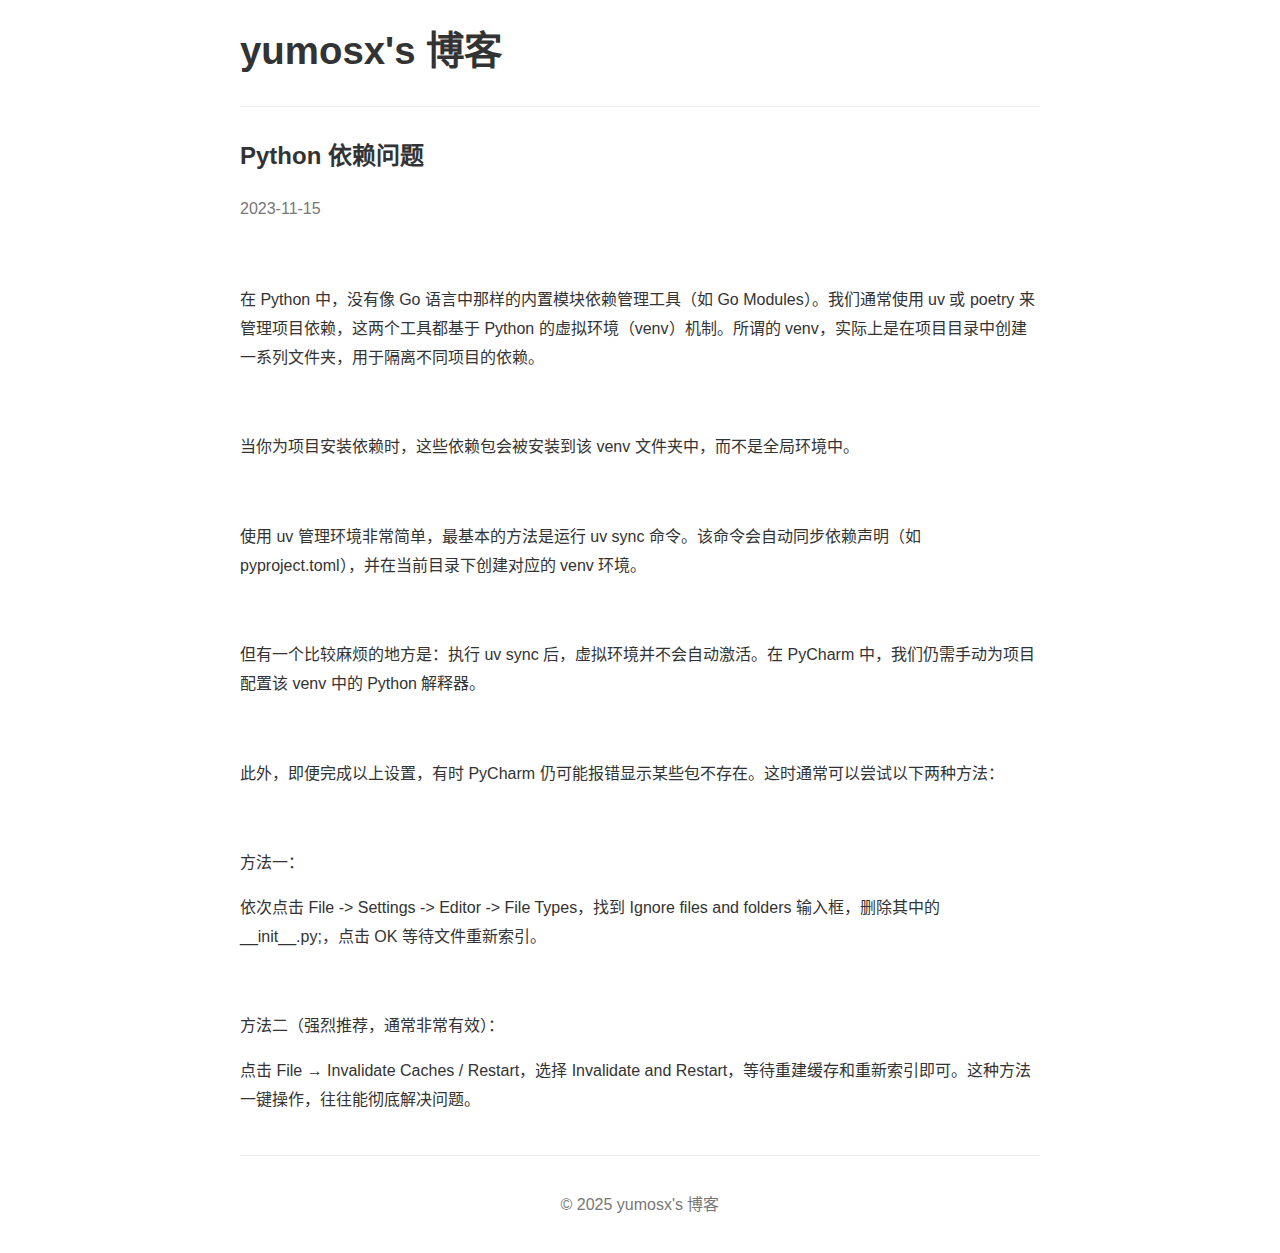
<file: posts/pym.html>
<!DOCTYPE html>
<html lang="zh-CN">
<head>
	<meta charset="UTF-8">
	<meta name="viewport" content="width=device-width, initial-scale=1.0">
	<title>yumosx&#39;s 博客 - Python 依赖问题</title>
	<link rel="stylesheet" href="/static/style.css">
	<link rel="alternate" type="application/rss+xml" href="/feed.xml" title="yumosx&#39;s 博客 RSS Feed">
</head>
<body>
	<header>
		<h1><a href="/">yumosx&#39;s 博客</a></h1>
	</header>
	<main>
		
	<article class="post">
		<h2>Python 依赖问题</h2>
		<div class="post-meta">2023-11-15</div>
		<div class="post-content"><br>
<p>在 Python 中，没有像 Go 语言中那样的内置模块依赖管理工具（如 Go Modules）。我们通常使用 uv 或 poetry 来管理项目依赖，这两个工具都基于 Python 的虚拟环境（venv）机制。所谓的 venv，实际上是在项目目录中创建一系列文件夹，用于隔离不同项目的依赖。</p>
<br>
<p>当你为项目安装依赖时，这些依赖包会被安装到该 venv 文件夹中，而不是全局环境中。</p>
<br>
<p>使用 uv 管理环境非常简单，最基本的方法是运行 uv sync 命令。该命令会自动同步依赖声明（如 pyproject.toml），并在当前目录下创建对应的 venv 环境。</p>
<br>
<p>但有一个比较麻烦的地方是：执行 uv sync 后，虚拟环境并不会自动激活。在 PyCharm 中，我们仍需手动为项目配置该 venv 中的 Python 解释器。</p>
<br>
<p>此外，即便完成以上设置，有时 PyCharm 仍可能报错显示某些包不存在。这时通常可以尝试以下两种方法：</p>
<br>
<p>方法一：</p>
<p>依次点击 File -> Settings -> Editor -> File Types，找到 Ignore files and folders 输入框，删除其中的 __init__.py;，点击 OK 等待文件重新索引。</p>
<br>
<p>方法二（强烈推荐，通常非常有效）：</p>
<p>点击 File → Invalidate Caches / Restart，选择 Invalidate and Restart，等待重建缓存和重新索引即可。这种方法一键操作，往往能彻底解决问题。</p>
</div>
	</article>

	</main>
	<footer>
		<p>© 2025 yumosx&#39;s 博客</p>
	</footer>
</body>
</html>
</file>
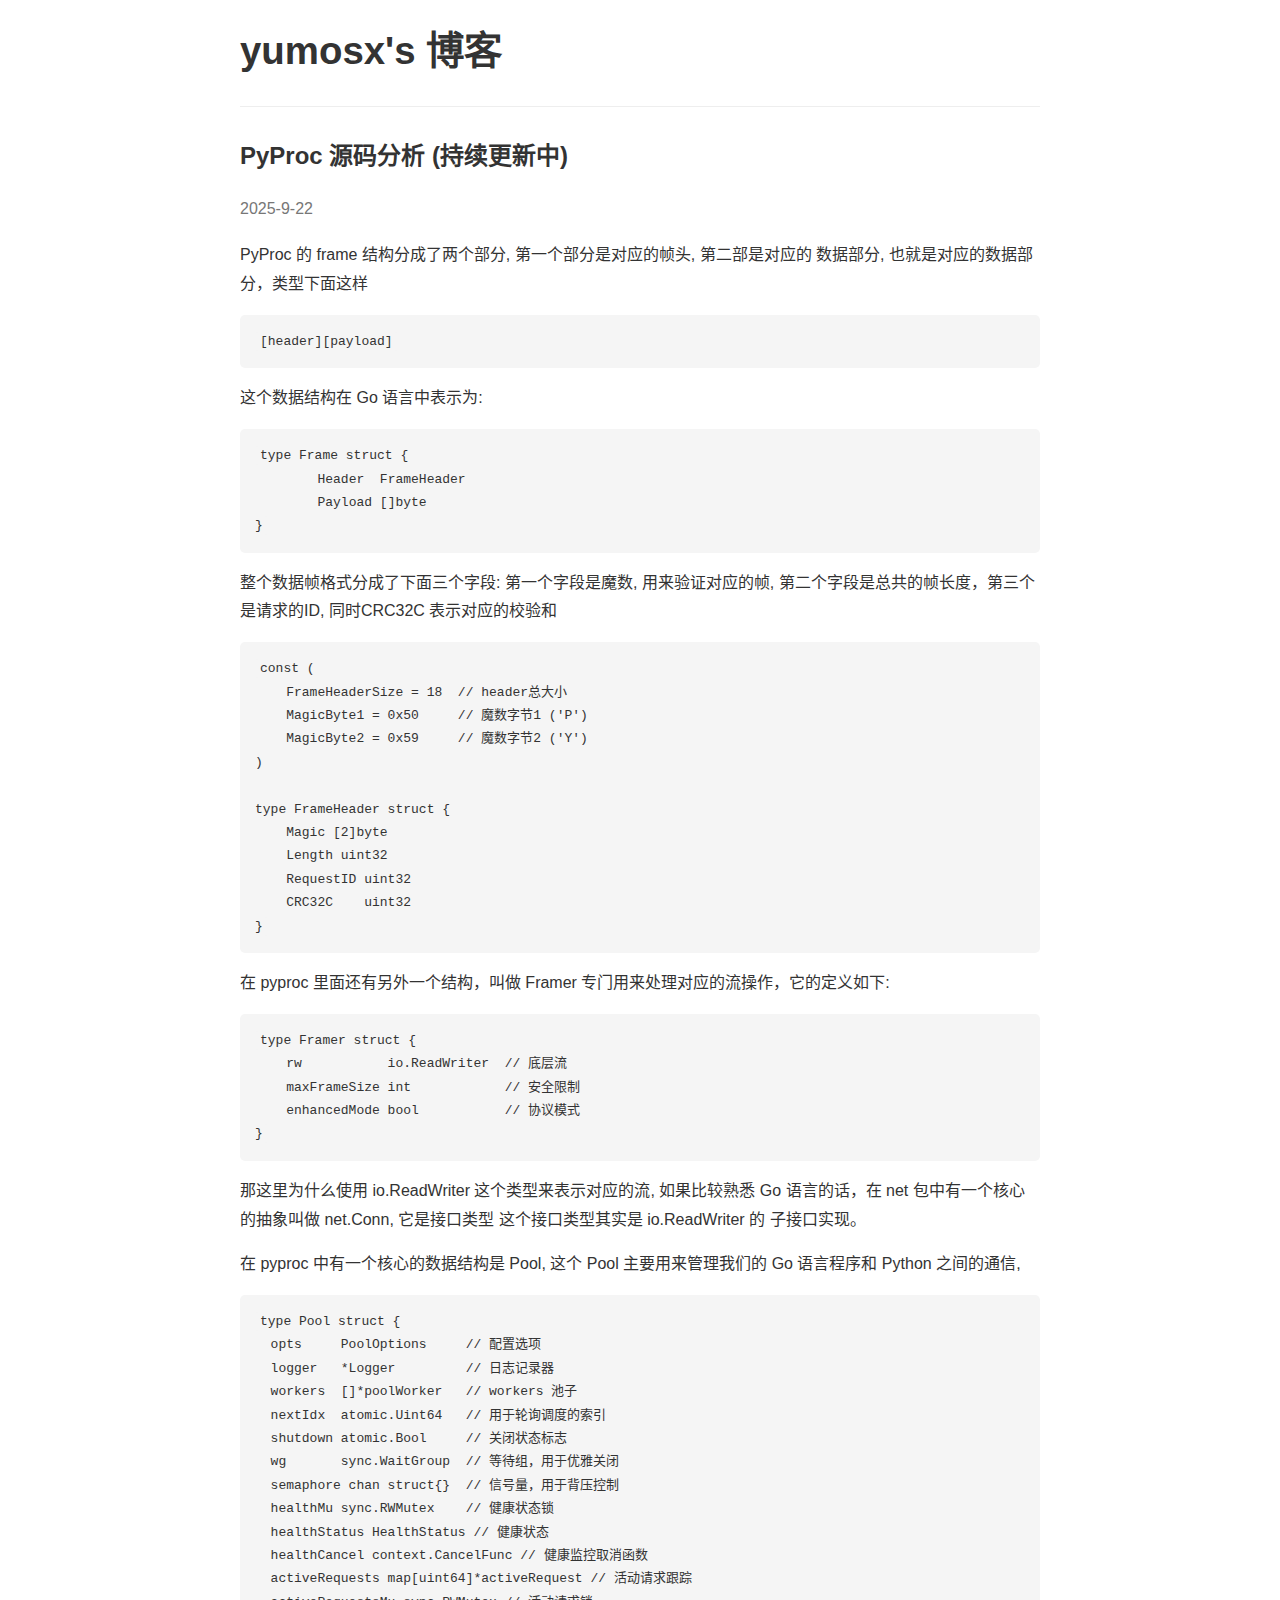
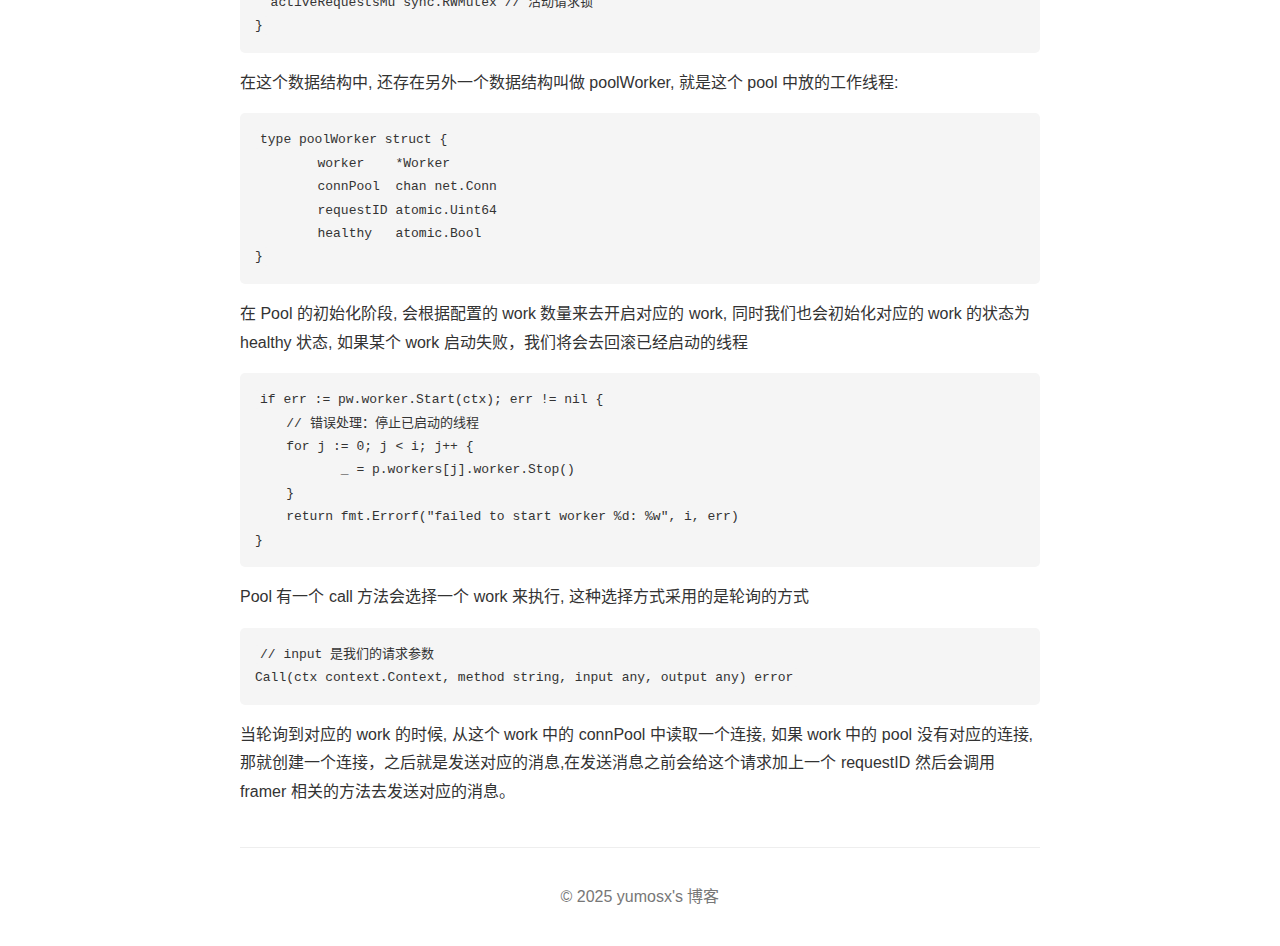
<file: posts/pyproc.html>
<!DOCTYPE html>
<html lang="zh-CN">
<head>
	<meta charset="UTF-8">
	<meta name="viewport" content="width=device-width, initial-scale=1.0">
	<title>yumosx&#39;s 博客 - PyProc 源码分析 (持续更新中)</title>
	<link rel="stylesheet" href="/static/style.css">
	<link rel="alternate" type="application/rss+xml" href="/feed.xml" title="yumosx&#39;s 博客 RSS Feed">
</head>
<body>
	<header>
		<h1><a href="/">yumosx&#39;s 博客</a></h1>
	</header>
	<main>
		
	<article class="post">
		<h2>PyProc 源码分析 (持续更新中)</h2>
		<div class="post-meta">2025-9-22</div>
		<div class="post-content"><p>PyProc 的 frame 结构分成了两个部分, 第一个部分是对应的帧头, 第二部是对应的 数据部分, 也就是对应的数据部分，类型下面这样</p>

<pre><code>[header][payload]
</code></pre>

<p>这个数据结构在 Go 语言中表示为:</p>

<pre><code>type Frame struct {
	Header  FrameHeader
	Payload []byte
}
</code></pre>

<p>整个数据帧格式分成了下面三个字段: 第一个字段是魔数, 用来验证对应的帧, 第二个字段是总共的帧长度，第三个是请求的ID, 同时CRC32C 表示对应的校验和</p>

<pre><code>const (
    FrameHeaderSize = 18  // header总大小
    MagicByte1 = 0x50     // 魔数字节1 ('P')
    MagicByte2 = 0x59     // 魔数字节2 ('Y')
)

type FrameHeader struct {
    Magic [2]byte
    Length uint32
    RequestID uint32
    CRC32C    uint32
}
</code></pre>

<p>在 pyproc 里面还有另外一个结构，叫做 Framer 专门用来处理对应的流操作，它的定义如下:</p>

<pre><code>type Framer struct {
    rw           io.ReadWriter  // 底层流
    maxFrameSize int            // 安全限制
    enhancedMode bool           // 协议模式
}
</code></pre>

<p>那这里为什么使用 io.ReadWriter 这个类型来表示对应的流, 如果比较熟悉 Go 语言的话，在 net 包中有一个核心的抽象叫做 net.Conn, 它是接口类型
这个接口类型其实是 io.ReadWriter 的 子接口实现。</p>

<p>在 pyproc 中有一个核心的数据结构是 Pool, 这个 Pool 主要用来管理我们的 Go 语言程序和 Python 之间的通信,</p>

<pre><code>type Pool struct {
  opts     PoolOptions     // 配置选项
  logger   *Logger         // 日志记录器
  workers  []*poolWorker   // workers 池子
  nextIdx  atomic.Uint64   // 用于轮询调度的索引
  shutdown atomic.Bool     // 关闭状态标志
  wg       sync.WaitGroup  // 等待组，用于优雅关闭
  semaphore chan struct{}  // 信号量，用于背压控制
  healthMu sync.RWMutex    // 健康状态锁
  healthStatus HealthStatus // 健康状态
  healthCancel context.CancelFunc // 健康监控取消函数
  activeRequests map[uint64]*activeRequest // 活动请求跟踪
  activeRequestsMu sync.RWMutex // 活动请求锁
}
</code></pre>

<p>在这个数据结构中, 还存在另外一个数据结构叫做 poolWorker, 就是这个 pool 中放的工作线程:</p>

<pre><code>type poolWorker struct {
	worker    *Worker
	connPool  chan net.Conn
	requestID atomic.Uint64
	healthy   atomic.Bool
}
</code></pre>

<p>在 Pool 的初始化阶段, 会根据配置的 work 数量来去开启对应的 work, 同时我们也会初始化对应的 work 的状态为 healthy 状态, 如果某个 work 启动失败，我们将会去回滚已经启动的线程</p>

<pre><code>if err := pw.worker.Start(ctx); err != nil {
    // 错误处理：停止已启动的线程
    for j := 0; j &lt; i; j++ {
           _ = p.workers[j].worker.Stop()
    }
    return fmt.Errorf(&quot;failed to start worker %d: %w&quot;, i, err)
}
</code></pre>

<p>Pool 有一个 call 方法会选择一个 work 来执行, 这种选择方式采用的是轮询的方式</p>

<pre><code>// input 是我们的请求参数
Call(ctx context.Context, method string, input any, output any) error
</code></pre>

<p>当轮询到对应的 work 的时候, 从这个 work 中的 connPool 中读取一个连接, 如果 work 中的 pool 没有对应的连接, 那就创建一个连接，之后就是发送对应的消息,在发送消息之前会给这个请求加上一个 requestID
然后会调用framer 相关的方法去发送对应的消息。</p>
</div>
	</article>

	</main>
	<footer>
		<p>© 2025 yumosx&#39;s 博客</p>
	</footer>
</body>
</html>
</file>
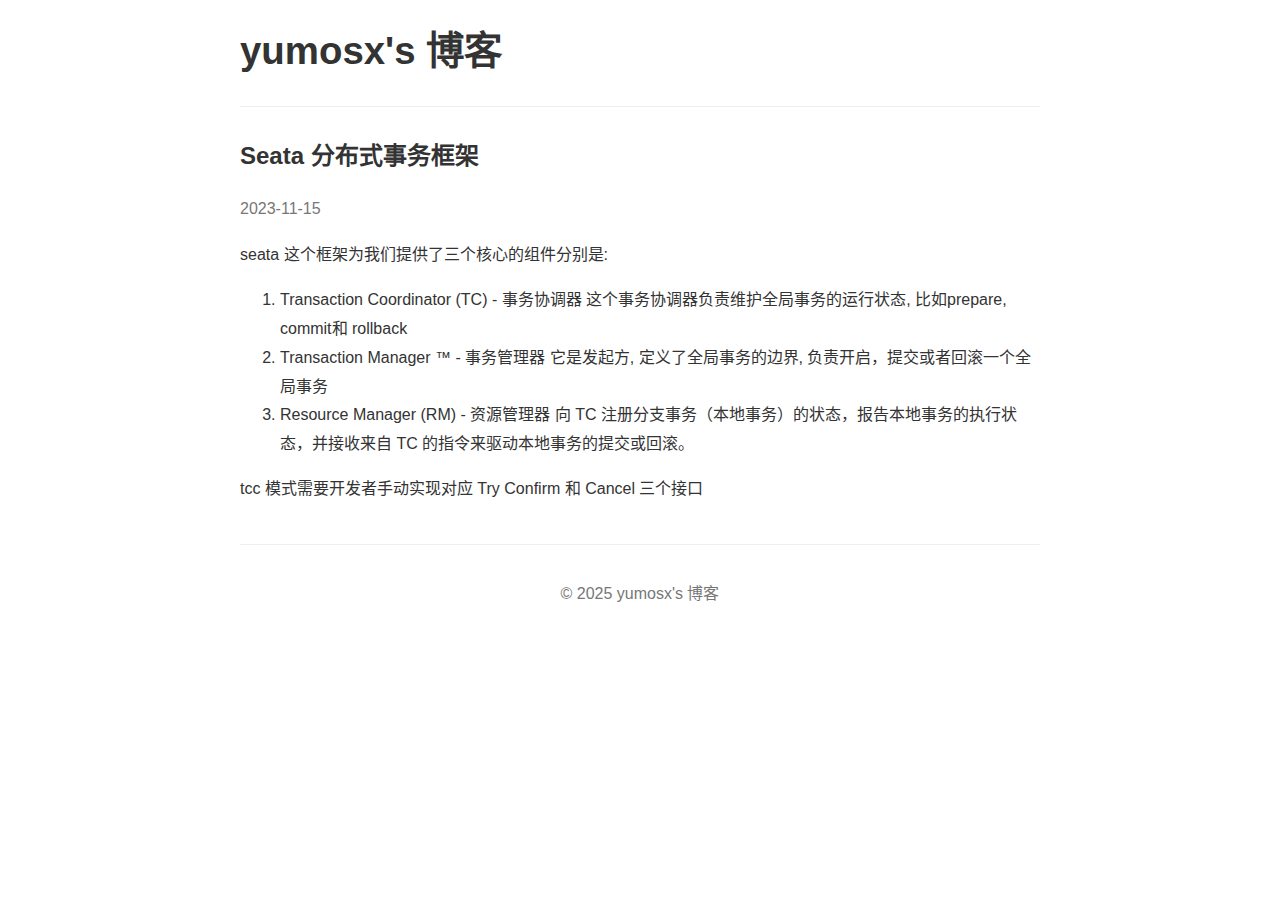
<file: posts/seata.html>
<!DOCTYPE html>
<html lang="zh-CN">
<head>
	<meta charset="UTF-8">
	<meta name="viewport" content="width=device-width, initial-scale=1.0">
	<title>yumosx&#39;s 博客 - Seata 分布式事务框架</title>
	<link rel="stylesheet" href="/static/style.css">
	<link rel="alternate" type="application/rss+xml" href="/feed.xml" title="yumosx&#39;s 博客 RSS Feed">
</head>
<body>
	<header>
		<h1><a href="/">yumosx&#39;s 博客</a></h1>
	</header>
	<main>
		
	<article class="post">
		<h2>Seata 分布式事务框架</h2>
		<div class="post-meta">2023-11-15</div>
		<div class="post-content"><p>seata 这个框架为我们提供了三个核心的组件分别是:</p>

<ol>
<li>Transaction Coordinator (TC) - 事务协调器
这个事务协调器负责维护全局事务的运行状态, 比如prepare, commit和 rollback</li>
<li>Transaction Manager &trade; - 事务管理器
它是发起方, 定义了全局事务的边界, 负责开启，提交或者回滚一个全局事务</li>
<li>Resource Manager (RM) - 资源管理器
向 TC 注册分支事务（本地事务）的状态，报告本地事务的执行状态，并接收来自 TC 的指令来驱动本地事务的提交或回滚。</li>
</ol>

<p>tcc 模式需要开发者手动实现对应 Try Confirm 和 Cancel 三个接口</p>
</div>
	</article>

	</main>
	<footer>
		<p>© 2025 yumosx&#39;s 博客</p>
	</footer>
</body>
</html>
</file>
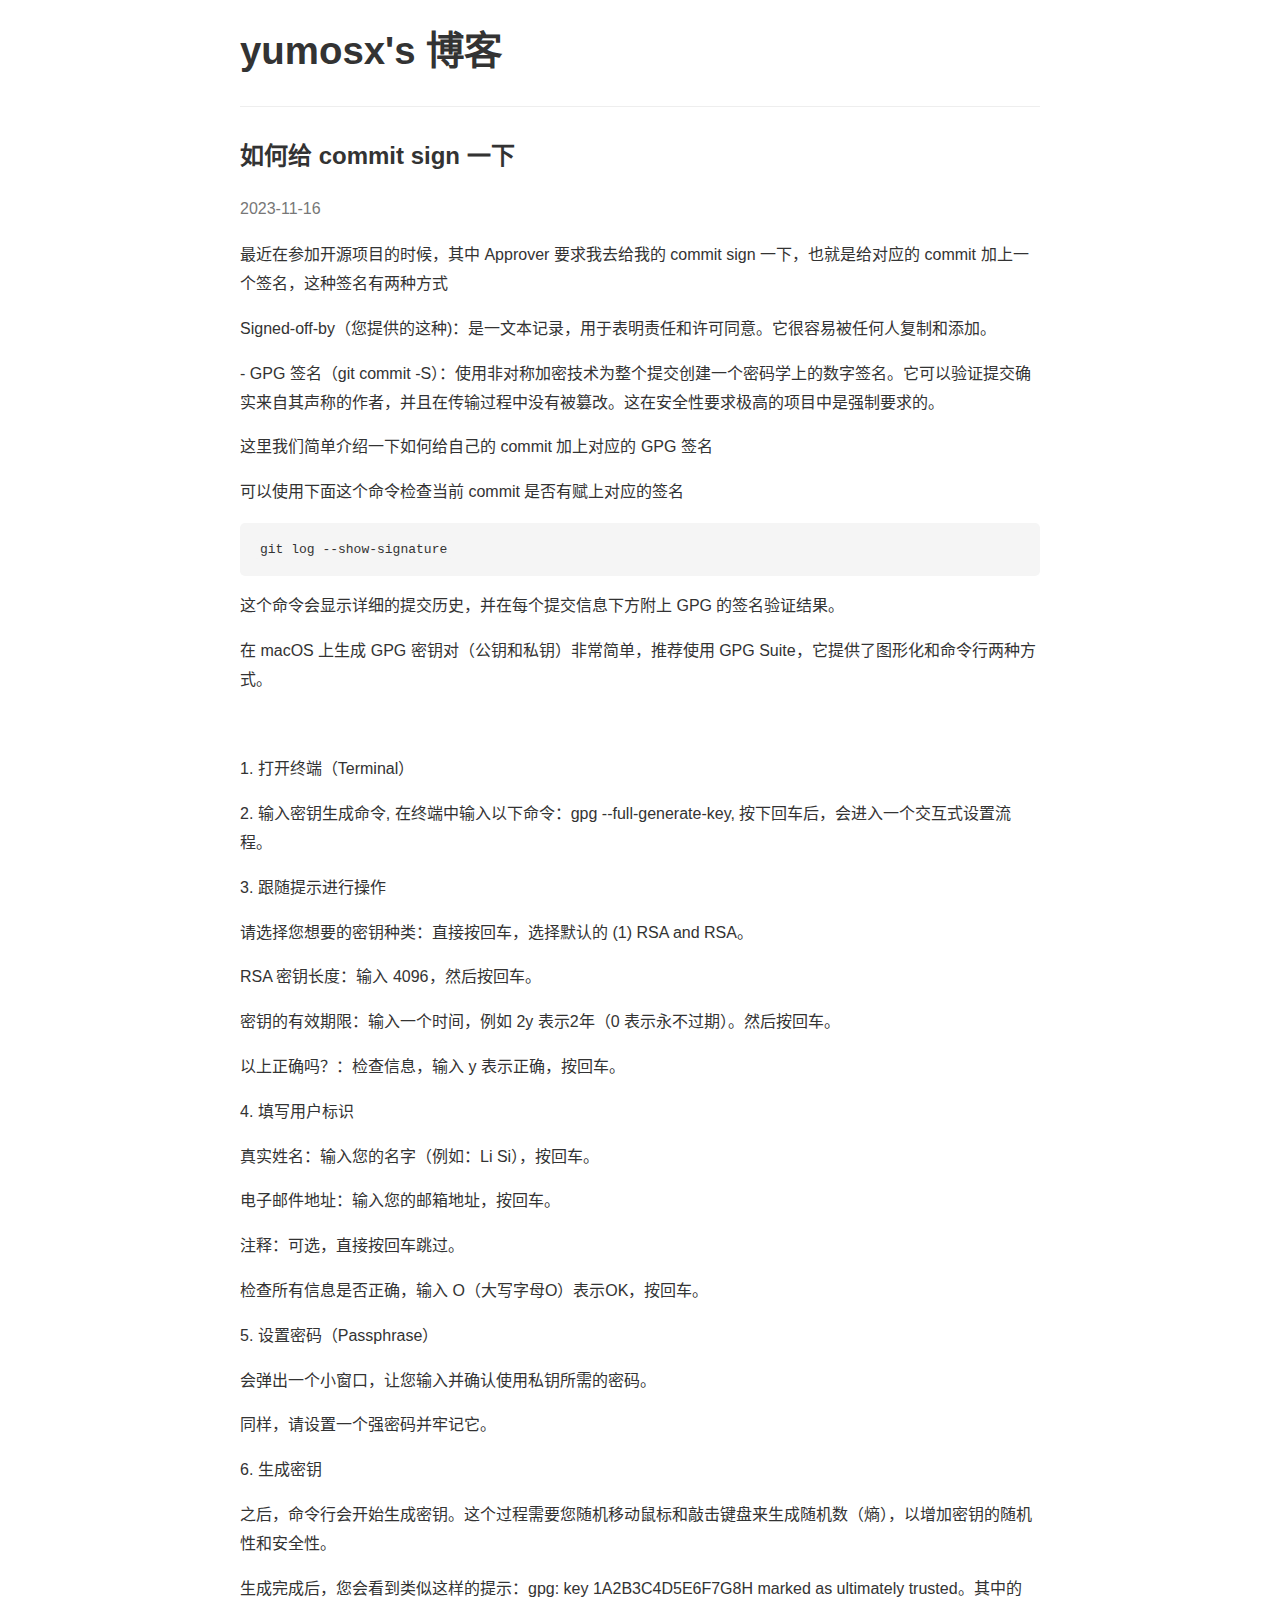
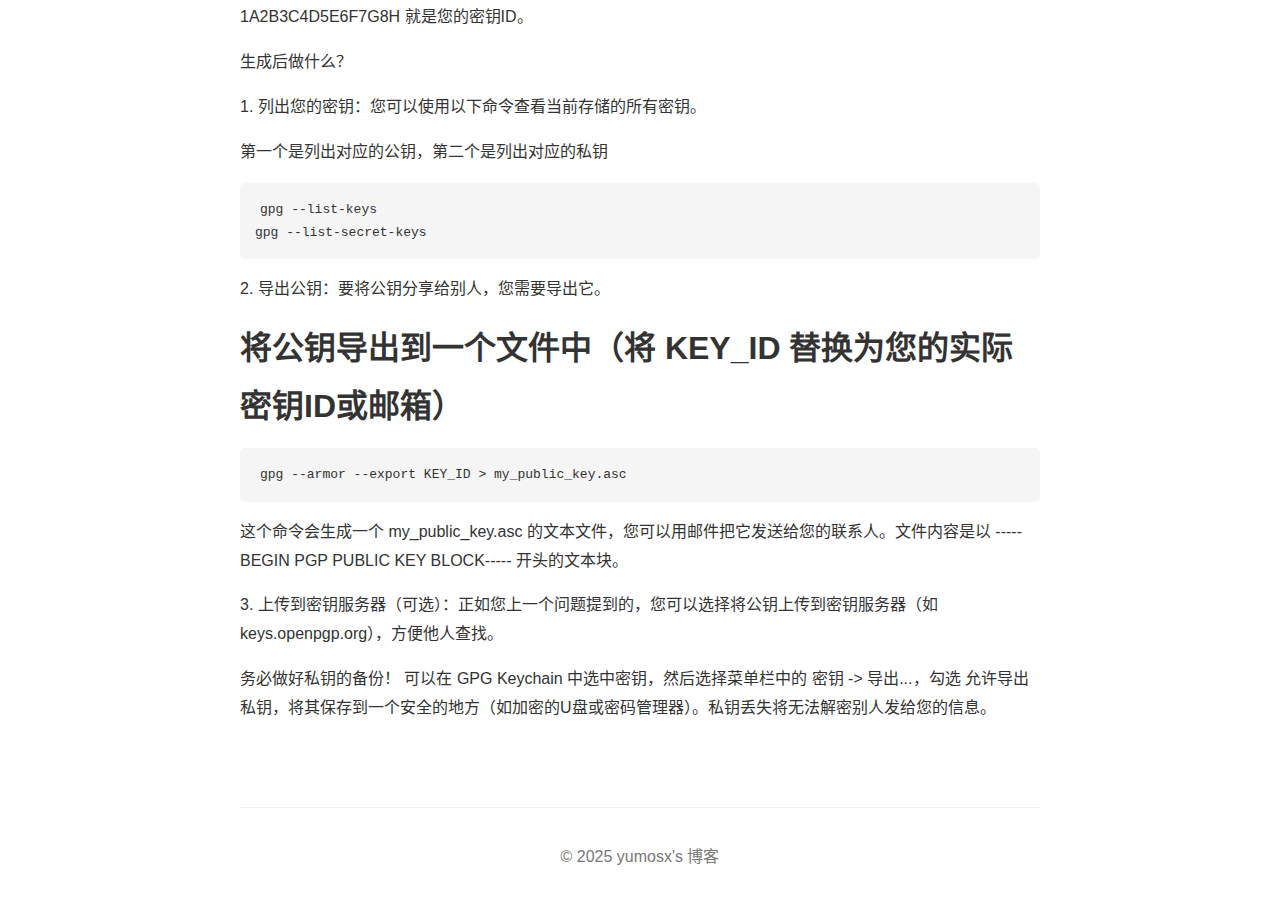
<file: posts/sign.html>
<!DOCTYPE html>
<html lang="zh-CN">
<head>
	<meta charset="UTF-8">
	<meta name="viewport" content="width=device-width, initial-scale=1.0">
	<title>yumosx&#39;s 博客 - 如何给 commit sign 一下</title>
	<link rel="stylesheet" href="/static/style.css">
	<link rel="alternate" type="application/rss+xml" href="/feed.xml" title="yumosx&#39;s 博客 RSS Feed">
</head>
<body>
	<header>
		<h1><a href="/">yumosx&#39;s 博客</a></h1>
	</header>
	<main>
		
	<article class="post">
		<h2>如何给 commit sign 一下</h2>
		<div class="post-meta">2023-11-16</div>
		<div class="post-content"><p>最近在参加开源项目的时候，其中 Approver 要求我去给我的 commit sign 一下，也就是给对应的 commit 加上一个签名，这种签名有两种方式</p>
<p>Signed-off-by（您提供的这种)：是一文本记录，用于表明责任和许可同意。它很容易被任何人复制和添加。</p>
<p>- GPG 签名（git commit -S）：使用非对称加密技术为整个提交创建一个密码学上的数字签名。它可以验证提交确实来自其声称的作者，并且在传输过程中没有被篡改。这在安全性要求极高的项目中是强制要求的。</p>
<p>这里我们简单介绍一下如何给自己的 commit 加上对应的 GPG 签名</p>
<p>可以使用下面这个命令检查当前 commit 是否有赋上对应的签名</p>
<pre><code>git log --show-signature
</code></pre>
<p>这个命令会显示详细的提交历史，并在每个提交信息下方附上 GPG 的签名验证结果。</p>
<p>在 macOS 上生成 GPG 密钥对（公钥和私钥）非常简单，推荐使用 GPG Suite，它提供了图形化和命令行两种方式。</p>
<br>
<p>1.  打开终端（Terminal）</p>
<p>2.  输入密钥生成命令, 在终端中输入以下命令：gpg --full-generate-key, 按下回车后，会进入一个交互式设置流程。</p>
<p>3.  跟随提示进行操作</p>
<p>    请选择您想要的密钥种类：直接按回车，选择默认的 (1) RSA and RSA。</p>
<p>    RSA 密钥长度：输入 4096，然后按回车。</p>
<p>    密钥的有效期限：输入一个时间，例如 2y 表示2年（0 表示永不过期）。然后按回车。</p>
<p>    以上正确吗？：检查信息，输入 y 表示正确，按回车。</p>
<p>4.  填写用户标识</p>
<p>    真实姓名：输入您的名字（例如：Li Si），按回车。</p>
<p>    电子邮件地址：输入您的邮箱地址，按回车。</p>
<p>    注释：可选，直接按回车跳过。</p>
<p>    检查所有信息是否正确，输入 O（大写字母O）表示OK，按回车。</p>
<p>5.  设置密码（Passphrase）</p>
<p>    会弹出一个小窗口，让您输入并确认使用私钥所需的密码。</p>
<p>    同样，请设置一个强密码并牢记它。</p>
<p>6.  生成密钥</p>
<p>    之后，命令行会开始生成密钥。这个过程需要您随机移动鼠标和敲击键盘来生成随机数（熵），以增加密钥的随机性和安全性。</p>
<p>    生成完成后，您会看到类似这样的提示：gpg: key 1A2B3C4D5E6F7G8H marked as ultimately trusted。其中的 1A2B3C4D5E6F7G8H 就是您的密钥ID。</p>
<p>生成后做什么？</p>
<p>1. 列出您的密钥：您可以使用以下命令查看当前存储的所有密钥。</p>
<p>第一个是列出对应的公钥，第二个是列出对应的私钥</p>
<pre><code>gpg --list-keys
gpg --list-secret-keys
</code></pre>
<p>2. 导出公钥：要将公钥分享给别人，您需要导出它。</p>
<h1>将公钥导出到一个文件中（将 KEY_ID 替换为您的实际密钥ID或邮箱）</h1>
<pre><code>gpg --armor --export KEY_ID > my_public_key.asc
</code></pre>
<p>这个命令会生成一个 my_public_key.asc 的文本文件，您可以用邮件把它发送给您的联系人。文件内容是以 -----BEGIN PGP PUBLIC KEY BLOCK----- 开头的文本块。</p>
<p>3. 上传到密钥服务器（可选）：正如您上一个问题提到的，您可以选择将公钥上传到密钥服务器（如 keys.openpgp.org），方便他人查找。</p>
<p>务必做好私钥的备份！ 可以在 GPG Keychain 中选中密钥，然后选择菜单栏中的 密钥 -> 导出...，勾选 允许导出私钥，将其保存到一个安全的地方（如加密的U盘或密码管理器）。私钥丢失将无法解密别人发给您的信息。</p>
<br>
</div>
	</article>

	</main>
	<footer>
		<p>© 2025 yumosx&#39;s 博客</p>
	</footer>
</body>
</html>
</file>
<file: static/style.css>
body {
	font-family: -apple-system, BlinkMacSystemFont, 'Segoe UI', Roboto, Oxygen, Ubuntu, Cantarell, sans-serif;
	line-height: 1.6;
	color: #333;
	max-width: 800px;
	margin: 0 auto;
	padding: 20px;
}

header {
	border-bottom: 1px solid #eee;
	padding-bottom: 20px;
	margin-bottom: 30px;
}
	h1 {
		margin: 0;
	}

	a {
		color: #333;
		text-decoration: none;
	}

main {
	margin-bottom: 40px;
}

footer {
	border-top: 1px solid #eee;
	padding-top: 20px;
	text-align: center;
	color: #777;
}

.post-list {
	list-style: none;
	padding: 0;
}

	.post-list li {
		margin-bottom: 30px;
		padding-bottom: 20px;
		border-bottom: 1px solid #eee;
	}

		a {
			font-size: 1.2em;
			font-weight: bold;
			display: block;
			margin-bottom: 5px;
		}

			a:hover {
				color: #007acc;
			}

	.post-date {
		display: block;
		color: #777;
		font-size: 0.9em;
		margin-bottom: 10px;
	}

.post {
	margin-bottom: 40px;
}

	.post-meta {
		color: #777;
		margin-bottom: 20px;
	}

	.post-content {
		line-height: 1.8;
	}

	.post-content h2 {
		margin-top: 40px;
	}

	.post-content pre {
		background-color: #f5f5f5;
		padding: 15px;
		border-radius: 5px;
		overflow-x: auto;
	}

	.post-content code {
		background-color: #f5f5f5;
		padding: 2px 5px;
		border-radius: 3px;
	}
</file>
